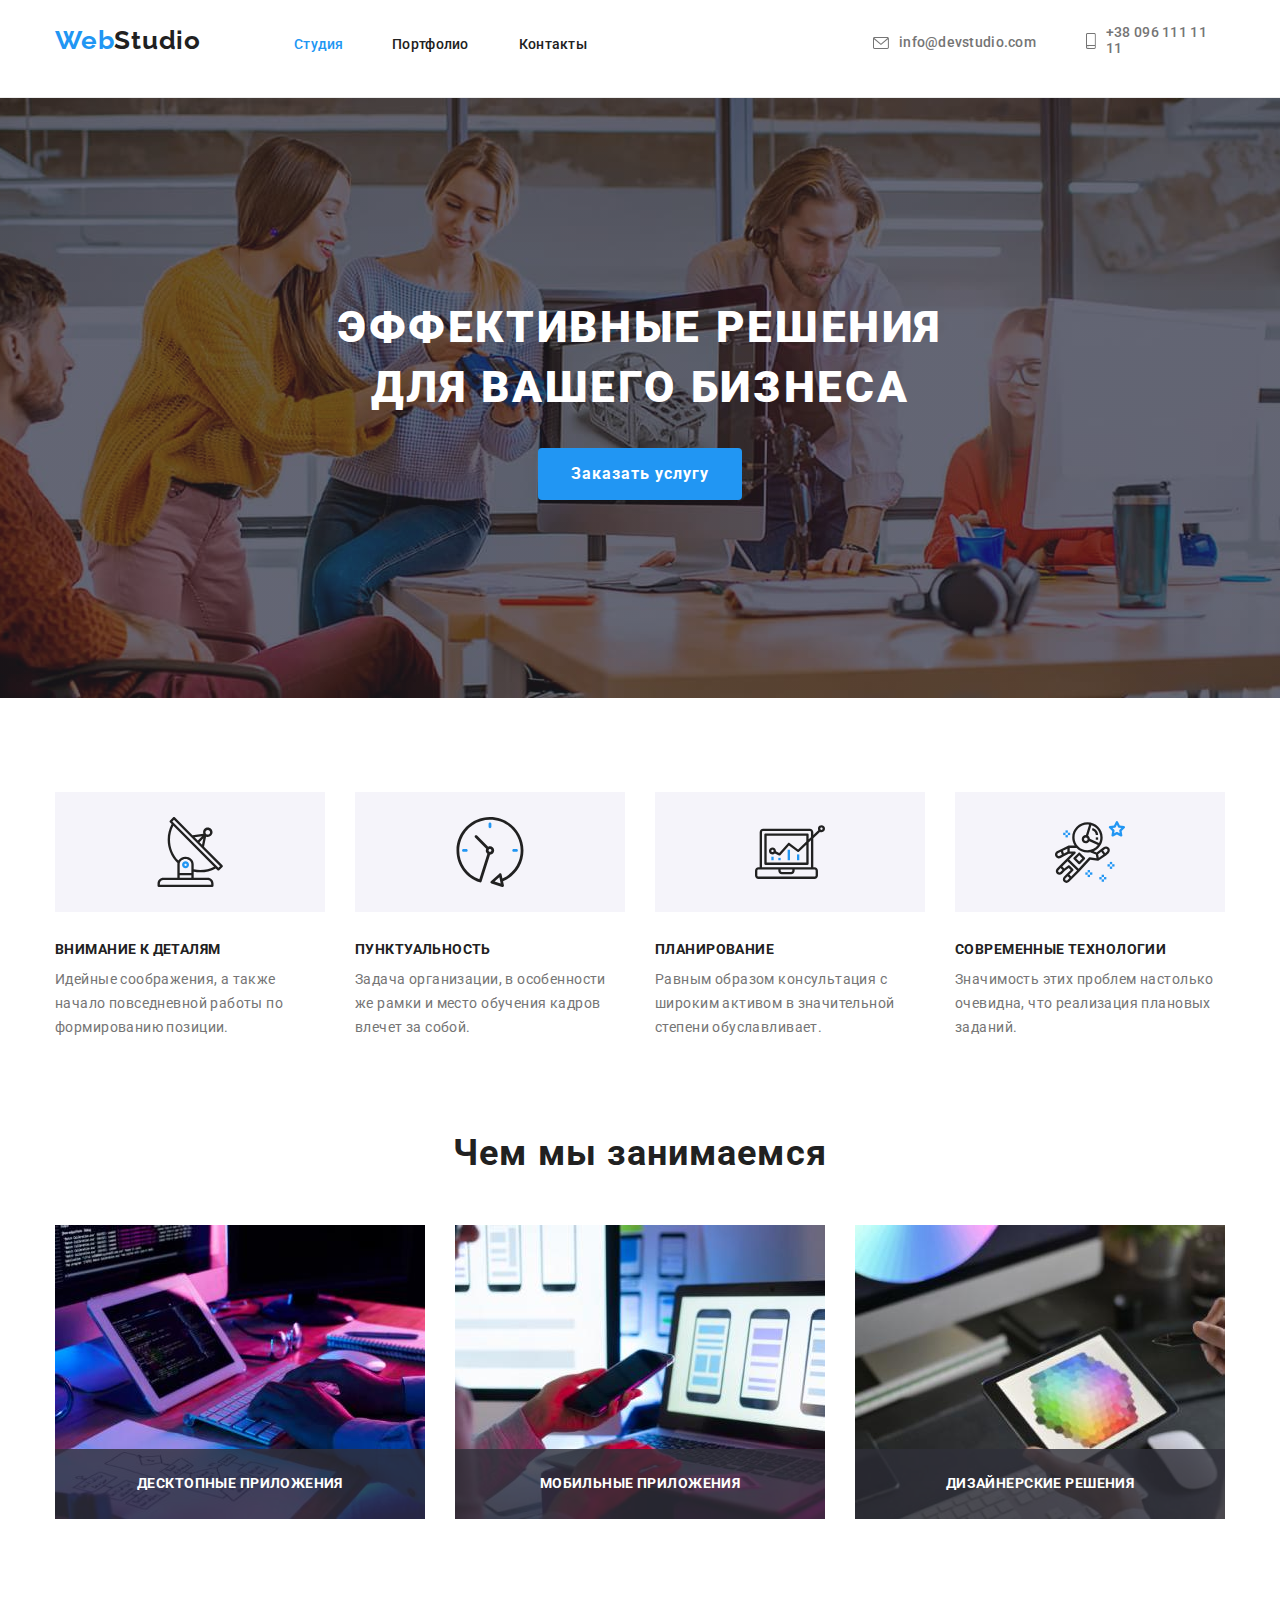
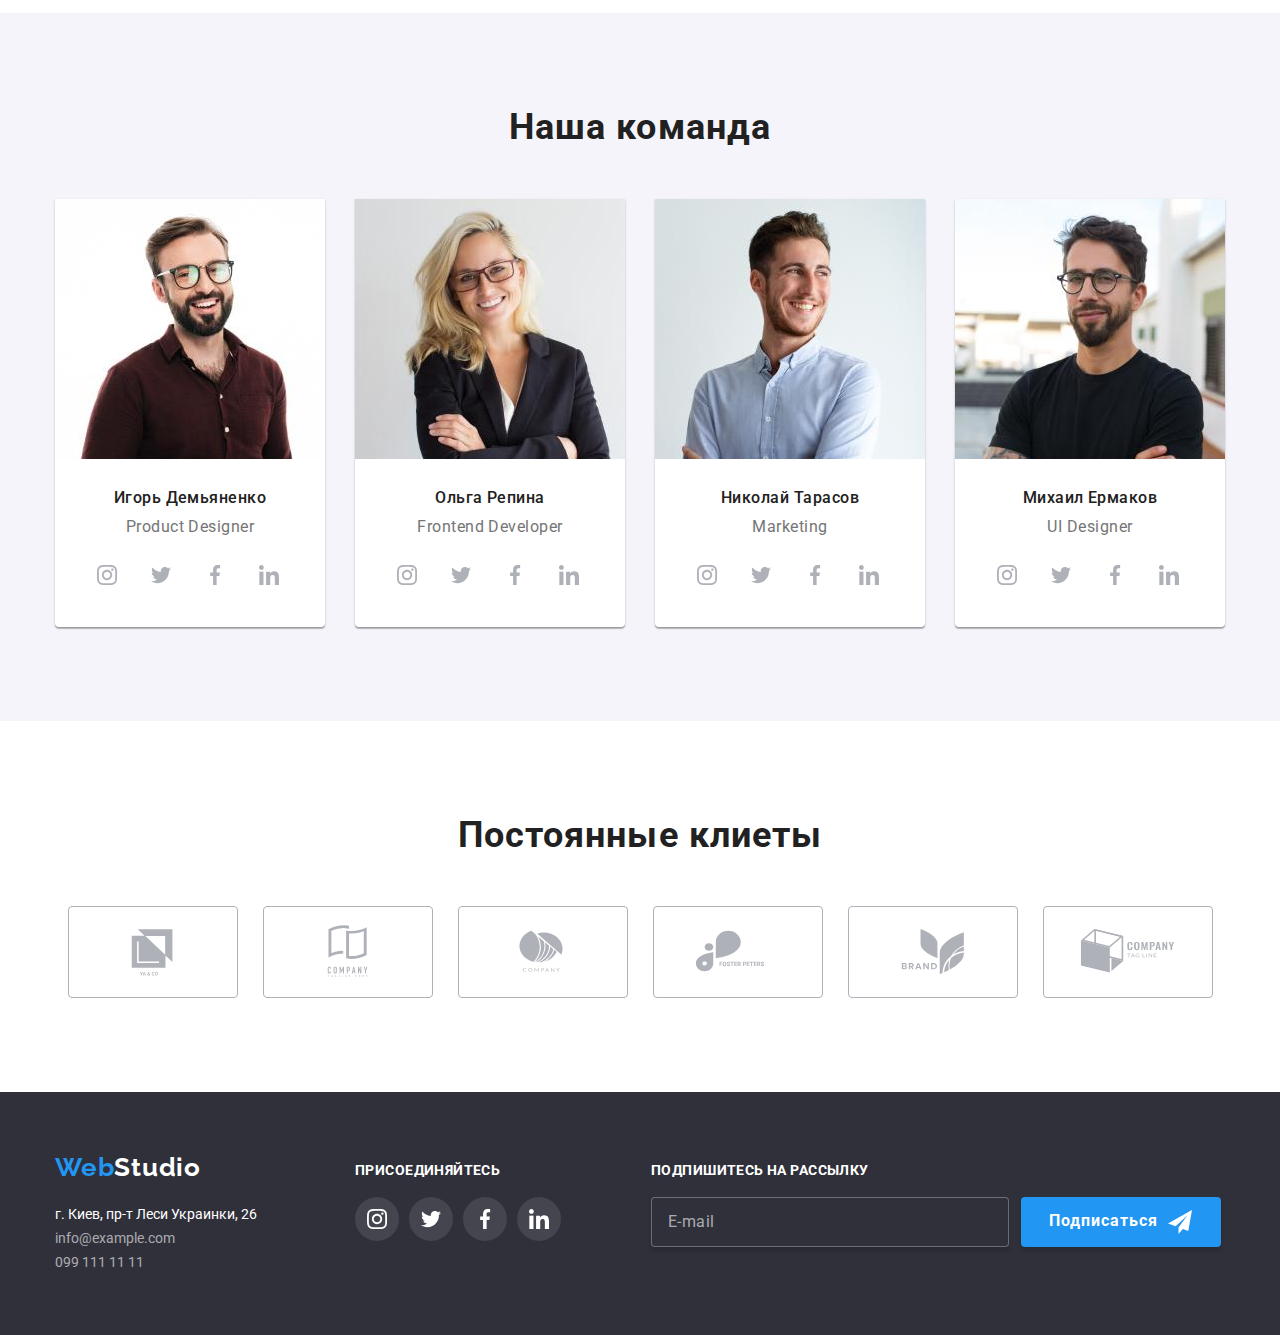
<file: index.html>
<!DOCTYPE html>
<html  lang="ru">
    <head>
    <meta  charset="UTF-8"/>
    <meta  name="description"  content="webstudio create website for business"/>
    <meta  name="viewport"  content="width=device-width, initial-scale=1.0"/> 
    <meta  name="keywords"  content="webstudio"/>
    <title>Webstudio</title>
    <link href="https://fonts.googleapis.com/css2?family=Raleway:wght@700&family=Roboto:wght@400;500;700;900&display=swap"
        rel="stylesheet">
    <link rel="stylesheet" href="https://github.com/sindresorhus/modern-normalize/blob/main/modern-normalize.css">
    <link rel="stylesheet" href="./css/main.css">
    </head>

<body >
    

<!--Header, не забыть  добавить ссылки в навигацию-->

    <header class="header">
        <div class="container header__container">
            <a class="logo" href="./index.html">Web<span class="logo_header">Studio</span></a>
            <nav class="site-nav">
            <ul class="site-list">
                <li><a class="site-list__item active" href="./index.html">Студия</a></li>
                <li><a class="site-list__item " href="./portfolio.html">Портфолио</a></li>
                <li><a class="site-list__item" href="">Контакты</a></li>
            </ul>
            </nav>
            <ul class="connect">
                <li ><a class="site-list__item connect__contact " href="mailto:info@devstudio.com">
                        <svg class="connect__icon_email" width="16" height="12">
                            <use href="./images/icons.svg#icon-envelope">
                            </use>
                        </svg>info@devstudio.com</a></li>
                <li ><a class="site-list__item connect__contact " href="tel:+380961111111">
                        <svg class="connect__icon_phone" width="10" height="16" >
                            <use href="./images/icons.svg#icon-smartphone"></use>
                        </svg><span>+38 096 111 11 11</span></a></li>
            </ul>
        </div>
    </header>

<!--Контент стравницы. 
    заголовок наши качества в CSS  скрыт,
    но для отображения смыслового в браузере остаётся-->

    <main class="main">

<!--Качества компании section1-->

        <section class="section hero hero_background">
                <div class="container hero__container ">
                    <h1 class="hero__title">эффективные решения<br>
                    для вашего бизнеса</h1>
                    <button class="hero__btn_backdrop"  type="button" data-modal-open >Заказать услугу</button>
                    <!-- open modal -->
                        <div class="backdrop is-hidden" data-modal>
                            <div class="modal is-hiden" modal>
                                <button type="button" class="moda__btn_close" data-modal-close>
                                    <svg class="x" width="11" height="11" fill="#000000">
                                        <use href="./images/icons.svg#icon-x"></use>
                                    </svg>
                                </button>
                                <p class="modal__title">Оставте свои данные, мы вам перезвоним</p>
                                <form class="modal__form">
                                    <div class="form__container_name">
                                        <label for="input-name" class="modal__form__label">
                                        Имя
                                        </label>
                                        <input class="modal__form__input" id="input-name" 
                                        name="user-name" placeholder="" type="text" required>
                                        <svg class="modal__form__icon" width="18" height="18">
                                            <use href="./images/icons.svg#icon-person">
                                            </use>
                                        </svg>
                                    </div>
                                    <div class="form__container_tel">
                                        <label for="input-tel" class="modal__form__label">
                                        Телефон
                                        </label>
                                        <input class="modal__form__input" id="input-tel" 
                                        name="user-tel" placeholder="" type="tel" required>
                                        <svg class="modal__form__icon" width="18" height="18">
                                            <use href="./images/icons.svg#icon-phone">
                                            </use>
                                        </svg>
                                    </div>
                                    <div class="form__container_email">
                                        <label for="input-email" class="modal__form__label">
                                        Почта
                                        </label>
                                        <input class="modal__form__input" id="input-email" name="user-email" 
                                        placeholder="" type="email" required>
                                        <svg class="modal__form__icon" width="18" height="18">
                                            <use href="./images/icons.svg#icon-email">
                                            </use>
                                        </svg>
                                    </div>
                                    <div class="form__container_comment">
                                        <label for="modal-text" class="modal__form__label">
                                            Комментарий
                                        </label>
                                        <textarea id="modal-text" class="modal__form__textarea" 
                                        name="user-comment" cols="50" rows="15" placeholder="Введите текст"></textarea>
                                    </div>
                                    <div class="form_container_check">
                                        <input type="checkbox" id="modal-check" class="modal__form__input_check" required>
                                        <label for="modal-check" class="modal__form__label_check">
                                            <span class="modal__form__icon-box_check">
                                                <svg class="modal__form__icon_check" width="16" height="15">
                                                    <use href="./images/icons.svg#icon-check">
                                                    </use>
                                                </svg>
                                            </span>
                                            <p class="form__agreement">Соглашаюсь с рассылкой и принимаю <a class="agreement__link" href="#">Условия договора</a></p>
                                        </label>
                                    </div>
                                    
                                    <button type="submit" class="modal__form__btn_submit">Отправить</button>
                                
                                </form>
                            </div>
                        </div>
                </div>
        </section>

<!-- Hаши качества section2  -->

        <section class="section about">
            <div class="container about__container">
            <h2 class="visually-hidden" > Наши качества</h2>
            <ul class="list about__list">
                <li class="about__list__item">
                    <div class="about__list__container">
                    <svg  class="about__list__icon" width="70" height="70">
                        <use href="./images/icons.svg#icon-dish"></use>
                    </svg>
                    </div>
                    <h3 class="about__list__title">Внимание к деталям</h3>

                    <p class="description about__list__subtitle">Идейные соображения, а также<br>
                        начало повседневной работы по<br>
                        формированию позиции.</p>
                </li>
                <li class="about__list__item">
                    <div class="about__list__container">
                    <svg class="about__list__icon" width="70" height="70">
                        <use href="./images/icons.svg#icon-clock"></use>
                    </svg>
                    </div>
                    <h3 class="about__list__title">Пунктуальность</h3>

                    <p class="description about__list__subtitle">Задача организации, в особенности<br>
                        же рамки и место обучения кадров<br>
                        влечет за собой.</p>
                </li>
                <li class="about__list__item">
                    <div class="about__list__container">
                    <svg class="about__list__icon" width="70" height="70">
                        <use href="./images/icons.svg#icon-laptop"></use>
                    </svg>
                    </div>
                    <h3 class="about__list__title">Планирование</h3>

                    <p class="description about__list__subtitle">Равным образом консультация с<br>
                        широким активом в значительной<br>
                        степени обуславливает.</p>
                </li>
                <li class="about__list__item">
                    <div class="about__list__container">
                    <svg class="about__list__icon" width="70" height="70">
                        <use href="./images/icons.svg#icon-astronaut"></use>
                    </svg>
                    </div>
                    <h3 class="about__list__title">Современные технологии</h3>
                    <p class="description about__list__subtitle">Значимость этих проблем настолько<br>
                        очевидна, что реализация плановых<br>
                        заданий.</p>
                </li>
            </ul>
            </div>
        </section>

<!--Опичание услуг section3 -->

        <section class="section trades">
            <div class="container trades__container">
            <h2 class="trades__title">Чем мы занимаемся</h2>
            <ul class="list trades__list">
                <li class="trades__list__item">
                    <div class="trade__list__container">
                        <img class="trades__img" src="./images/1.jpg"  alt="руки печатают код для веб сайта" 
                        width="370" height="294"/>
                        <p class="trades__list__subtitle">Десктопные приложения</p>
                    </div>
                </li>
                <li class="trades__list__item">
                    <div class="trade__list__container">
                        <img class="trades__img" src="./images/2.jpg"  alt="одна рука держит телефон,вторая печатает на ноутбуке"
                        width="370" height="294"/>
                        <p class=" trades__list__subtitle">мобильные приложения</p>
                    </div>
                </li>
                <li class="trades__list__item">
                    <div class="trade__list__container">
                        <img class="trades__img" src="./images/3.jpg"  alt="руки рисуют на планшете с помощью ручки" 
                        width="370" height="294"/>
                        <p class=" trades__list__subtitle">дизайнерские решения</p>
                    </div>
                </li>
            </ul>
            </div>
        </section>

<!--Команда с фото и описанием section4   -->

        <section class="section team">
            <div class="container team__container">
            <h2 class="team__title">Наша команда</h2>
            <ul class="list team__list">
                <li  class="team__list__item">
                    <img src="./images/4.jpg"  alt="Игорь Демьяненко" width="270" height="260"/>
                    <div class="team__list__item__container">
                        <h3 class="team__list__title">Игорь Демьяненко</h3>
                        <p class="team__list__subtitle" lang="en">Product Designer</p>
                        <ul class="list team__list__sublist">
                            <li class="team__sublist__item"><a href="#" class="team__sublist__link">
                                    <svg class="team__sublist__icon" width="20" height="20" >
                                    <use href="./images/icons.svg#icon-instagram1"></use>
                                    </svg>
                                </a></li>
                            <li class="team__sublist__item"><a href="#" class="team__sublist__link">
                                    <svg class="team__sublist__icon" width="20" height="20">
                                    <use href="./images/icons.svg#icon-twit1"></use>
                                    </svg>
                                </a></li>
                            <li class="team__sublist__item"><a href="#" class="team__sublist__link">
                                    <svg class="team__sublist__icon" width="20" height="20">
                                    <use href="./images/icons.svg#icon-fb1"></use>
                                    </svg>
                                </a></li>
                            <li class="team__sublist__item"><a href="#" class="team__sublist__link">
                                    <svg class="team__sublist__icon" width="20" height="20">
                                    <use href="./images/icons.svg#icon-linkedin1"></use>
                                    </svg>
                                </a>
                            </li>
                        </ul>
                    </div>
                </li>
                <li class="team__list__item">
                    <img src="./images/5.jpg" alt="Ольга Репина" width="270" height="260" />
                    <div class="team__list__item__container">
                        <h3 class="team__list__title">Ольга Репина</h3>
                        <p class="team__list__subtitle" lang="en">Frontend Developer</p>
                        <ul class="list team__list__sublist">
                            <li class="team__sublist__item"><a href="#" class="team__sublist__link">
                                    <svg class="team__sublist__icon" width="20" height="20">
                                        <use href="./images/icons.svg#icon-instagram1"></use>
                                    </svg>
                                </a></li>
                            <li class="team__sublist__item"><a href="#" class="team__sublist__link">
                                    <svg class="team__sublist__icon" width="20" height="20">
                                        <use href="./images/icons.svg#icon-twit1"></use>
                                    </svg>
                                </a></li>
                            <li class="team__sublist__item"><a href="#" class="team__sublist__link">
                                    <svg class="team__sublist__icon" width="20" height="20">
                                        <use href="./images/icons.svg#icon-fb1"></use>
                                    </svg>
                                </a></li>
                            <li class="team__sublist__item"><a href="#" class="team__sublist__link">
                                    <svg class="team__sublist__icon" width="20" height="20">
                                        <use href="./images/icons.svg#icon-linkedin1"></use>
                                    </svg>
                                </a>
                            </li>
                        </ul>
                    </div>
                </li>
                <li class="team__list__item">
                    <img src="./images/6.jpg" alt="Николай Тарасов" width="270" height="260" />
                    <div class="team__list__item__container">
                        <h3  class="team__list__title">Николай Тарасов</h3>
                        <p class="team__list__subtitle" lang="en">Marketing</p>
                        <ul class="team__list__sublist">
                            <li class="team__sublist__item"><a href="#" class="team__sublist__link">
                                    <svg class="team__sublist__icon" width="20" height="20">
                                        <use href="./images/icons.svg#icon-instagram1"></use>
                                    </svg>
                                </a></li>
                            <li class="team__sublist__item"><a href="#" class="team__sublist__link">
                                    <svg class="team__sublist__icon" width="20" height="20">
                                        <use href="./images/icons.svg#icon-twit1"></use>
                                    </svg>
                                </a></li>
                            <li class="team__sublist__item"><a href="#" class="team__sublist__link">
                                    <svg class="team__sublist__icon" width="20" height="20">
                                        <use href="./images/icons.svg#icon-fb1"></use>
                                    </svg>
                                </a></li>
                            <li class="team__sublist__item"><a href="#" class="team__sublist__link">
                                    <svg class="team__sublist__icon" width="20" height="20">
                                        <use href="./images/icons.svg#icon-linkedin1"></use>
                                    </svg>
                                </a>
                            </li>
                        </ul>
                    </div>
                </li>
                <li class="team__list__item">
                    <img src="./images/7.jpg" alt="Михаил Ермаков" width="270" height="260" />
                    <div class="team__list__item__container">
                        <h3 class="team__list__title">Михаил Ермаков</h3>
                        <p class="team__list__subtitle" lang="en">UI Designer</p>
                        <ul class="list team__list__sublist">
                            <li class="team__sublist__item"><a href="#" class="team__sublist__link">
                                    <svg class="team__sublist__icon" width="20" height="20">
                                        <use href="./images/icons.svg#icon-instagram1"></use>
                                    </svg>
                                </a></li>
                            <li class="team__sublist__item"><a href="#" class="team__sublist__link">
                                    <svg class="team__sublist__icon" width="20" height="20">
                                        <use href="./images/icons.svg#icon-twit1"></use>
                                    </svg>
                                </a></li>
                            <li class="team__sublist__item"><a href="#" class="team__sublist__link">
                                    <svg class="team__sublist__icon" width="20" height="20">
                                        <use href="./images/icons.svg#icon-fb1"></use>
                                    </svg>
                                </a></li>
                            <li class="team__sublist__item"><a href="#" class="team__sublist__link">
                                    <svg class="team__sublist__icon" width="20" height="20">
                                        <use href="./images/icons.svg#icon-linkedin1"></use>
                                    </svg>
                                </a>
                            </li>
                        </ul>
                    </div>
                </li>
            </ul>
            </div>
        </section>

<!-- Clients section5 -->

        <section class="section clients">
            <div class="container clients__container">
                <h2 class="clients__title"> Постоянные клиеты</h2>
                <ul class="list clients__list">
                    <li  class="clients__list__item"><a href="#" class="clients__link">
                            <svg width="106" height="60" class="client__icon">
                            <use href="./images/icons.svg#icon-client1">
                            </use>
                            </svg>
                        </a></li>
                    <li class="clients__list__item"><a href="#" class="clients__link">
                            <svg width="106" height="60" class="client__icon">
                            <use href="./images/icons.svg#icon-client2">
                            </use>
                            </svg>
                        </a></li>
                    <li class="clients__list__item"><a href="#" class="clients__link">
                            <svg width="106" height="60" class="client__icon">
                            <use href="./images/icons.svg#icon-client3">
                            </use>
                            </svg>
                        </a></li>
                    <li class="clients__list__item"><a href="#" class="clients__link">
                            <svg width="106" height="60" class="client__icon">
                            <use href="./images/icons.svg#icon-client4">
                            </use>
                            </svg>
                        </a></li>
                    <li class="clients__list__item"><a href="#" class="clients__link">
                            <svg width="106" height="60" class="client__icon">
                            <use href="./images/icons.svg#icon-client5">
                            </use>
                            </svg>
                        </a></li>
                    <li  class="clients__list__item"><a href="#" class="clients__link">
                            <svg width="106" height="60" class="client__icon">
                            <use href="./images/icons.svg#icon-client6">
                            </use>
                            </svg>
                        </a>
                    </li>
                </ul>
            </div>       
        </section>

    </main>

<!--Футер с адресами и лого-->

    <footer class="footer">
        <div class="container footer__container" >
            <div class="footer__subcontainer_address">
                <a class="logo" href="./index.html">Web<span class="logo_footer">Studio</span> </a>
                <address class="footer__address">
                    <ul class="footer__address__list">
                        <li class="address__list__item"> 
                            <a class="address__list__link" href="https://www.google.com/maps/place/Lesi+Ukrainky+Blvd,+26,+Kyiv,+Ukraine,+02000/@50.4269006,30.5400176,16.75z/data=!4m5!3m4!1s0x40d4cf0e033ecbe9:0x57a4dffefec77da0!8m2!3d50.4265807!4d30.5383858">
                            г. Киев, пр-т Леси Украинки, 26</a>
                        </li>
                        <li class="address__list__item">
                            <a class="address__list__link footer-contact"  href="mailto:info@example.com">info@example.com</a>
                        </li>
                        <li class="address__list__item">
                            <a class="address__list__link footer-contact" href="tel:0991111111">099 111 11 11</a>
                        </li>
                    </ul>
                </address>
            </div>
            <div class="footer__subcontainer_sociallink">
                <h3 class="footer__title_sociallink">присоединяйтесь</h3>
                <ul class="list footer__list_sociallinks">
                    <li class="footer-list__item" ><a href="#" class="footer-list__link">
                            <svg width="20" height="20"> 
                            <use href="./images/icons.svg#icon-instagram2"></use> </svg>
                        </a></li>
                    <li class="footer-list__item"><a href="#" class="footer-list__link">
                            <svg width="20" height="20">
                            <use href="./images/icons.svg#icon-twit2"></use>
                            </svg>
                        </a></li>
                    <li class="footer-list__item"> <a href="#" class="footer-list__link">
                            <svg width="20" height="20">
                            <use href="./images/icons.svg#icon-fb2"></use>
                            </svg>
                        </a></li>
                    <li class="footer-list__item"><a href="#" class="footer-list__link">
                            <svg width="20" height="20">
                            <use href="./images/icons.svg#icon-linkedin2"></use>
                            </svg>
                        </a></li>
                </ul>
            </div>
            <div class="footer__subcontainer_form">
                <h3 class="footer__title_form">
                    подпишитесь на рассылку </h3>
                <form class="footer__form" >
                        <label  class="footer__form__label">
                            <input  type="email" name="email" class="footer__input" placeholder="E-mail"/>
                        </label>
                        <button  type="submit" class="footer__btn">
                            <div class="footer__btn__container">
                            <span>подписаться</span>
                            <svg width="24" height="24" class="footer__icon">
                            <use  href="./images/icons.svg#icon-subsciption"></use>
                            </svg>
                            </div>
                        </button>
                </form>
            </div>
        </div>
    </footer>
    <script src="./js/modal.js"></script>
</body>
</html>
</file>
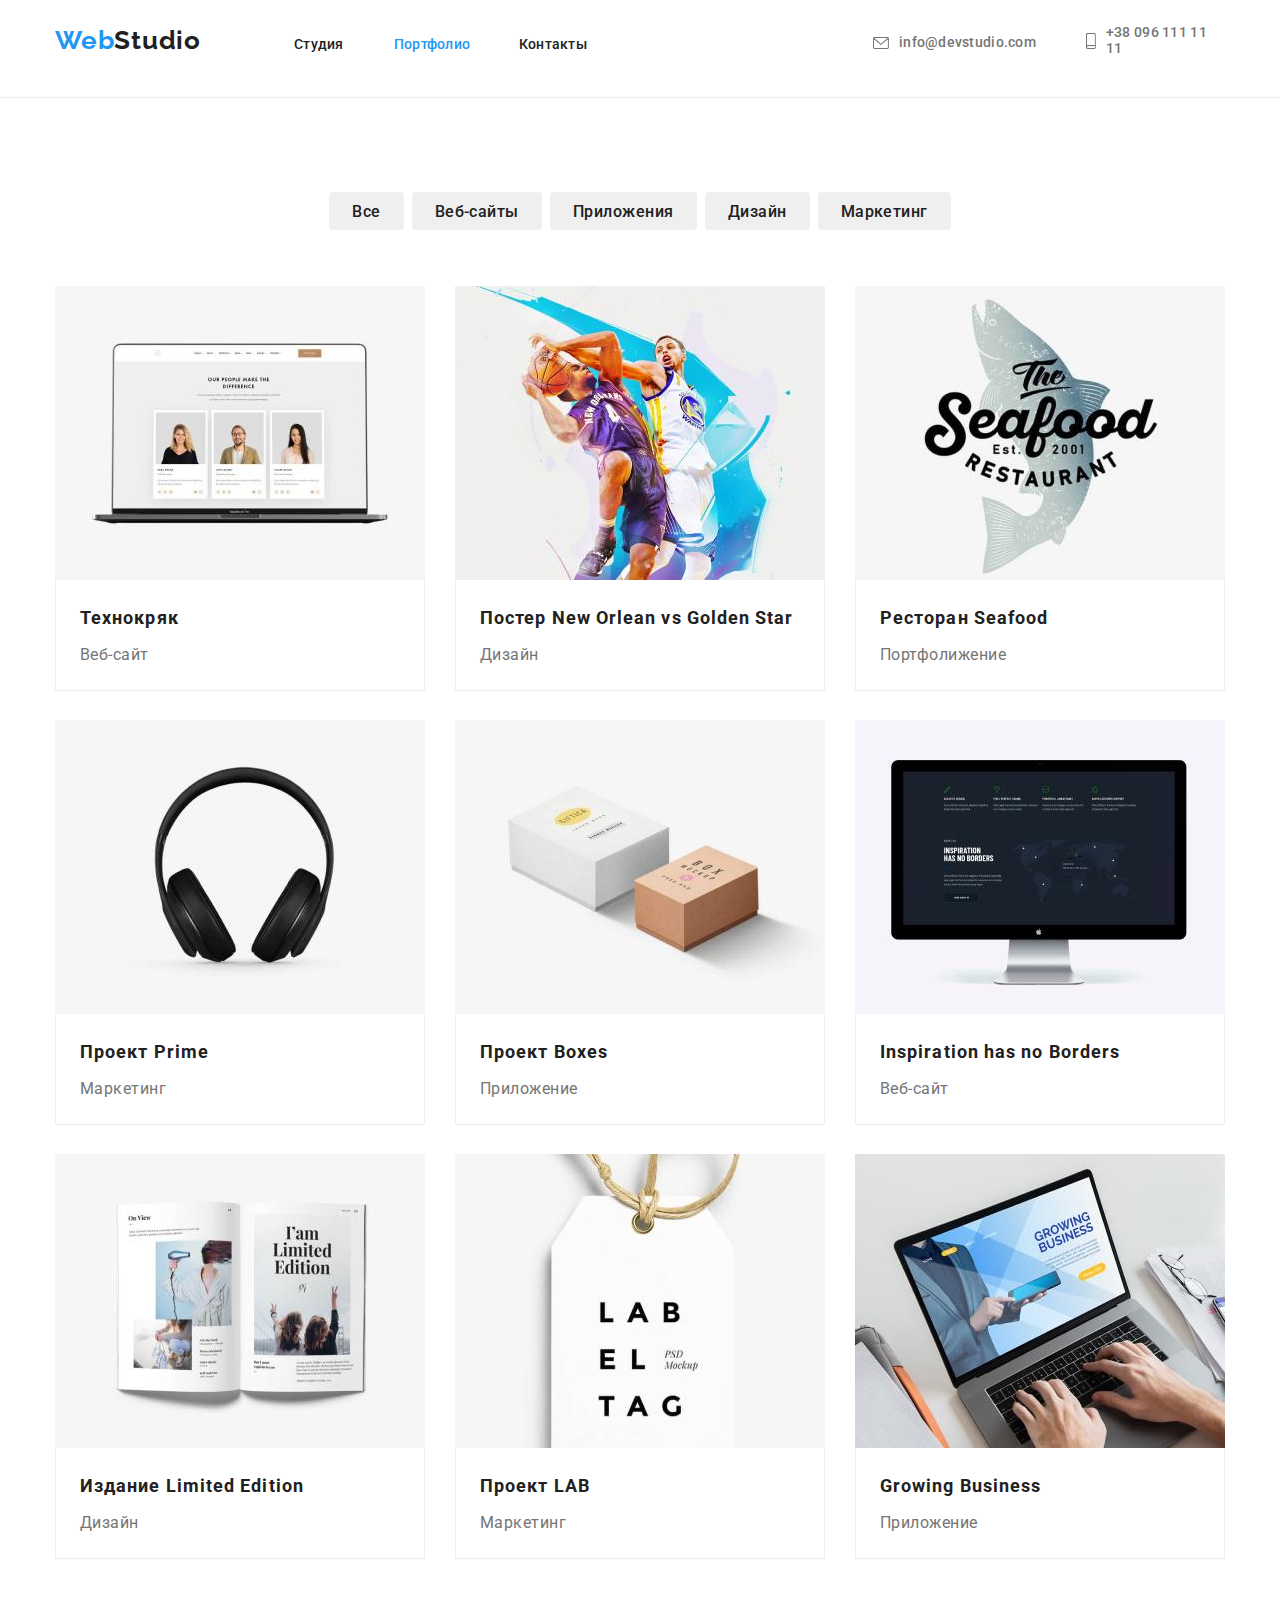
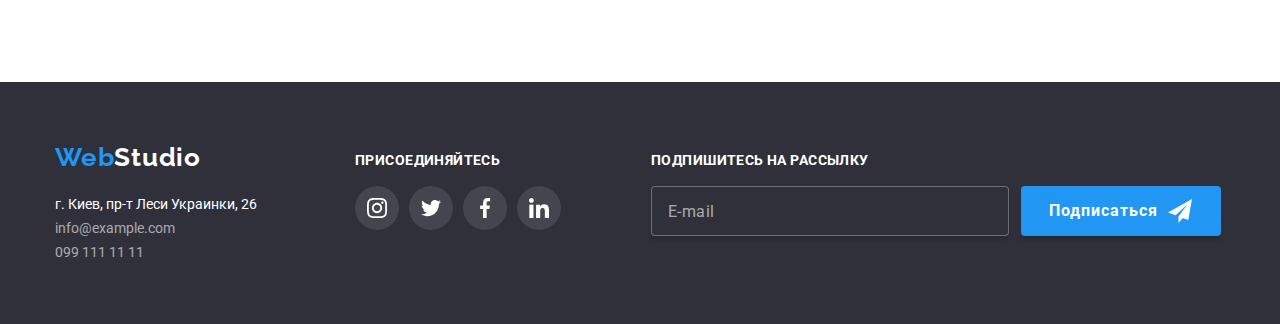
<file: portfolio.html>
<!DOCTYPE html>
<html lang="en">

<head>
    <meta charset="UTF-8">
    <meta http-equiv="X-UA-Compatible" content="IE=edge">
    <meta name="description" content="webstudio create website for business" />
    <meta name="viewport" content="width=device-width, initial-scale=1.0">
    <title>Webstudio</title>
    <link
        href="https://fonts.googleapis.com/css2?family=Raleway:wght@700&family=Roboto:wght@400;500;700;900&display=swap"
        rel="stylesheet">
    <link rel="stylesheet" href="https://github.com/sindresorhus/modern-normalize/blob/main/modern-normalize.css">
    <link rel="stylesheet" href="./css/main.min.css">
</head>

<body>

    <!-- Header  такой же как на главной странице
Добавить ссылки в навигацию-->

    <header class="header">
        <div class="container header__container">
            <a class="logo" href="./index.html">Web<span class="logo_header">Studio</span></a>
            <nav class="site-nav">
                <ul class="site-list">
                    <li><a class="site-list__item " href="./index.html">Студия</a></li>
                    <li><a class="site-list__item active" href="./portfolio.html">Портфолио</a></li>
                    <li><a class="site-list__item" href="">Контакты</a></li>
                </ul>
            </nav>
            <ul class="connect">
                <li><a class="site-list__item connect__contact " href="mailto:info@devstudio.com">
                        <svg class="connect__icon_email" width="16" height="12">
                            <use href="./images/icons.svg#icon-envelope">
                            </use>
                        </svg>info@devstudio.com</a></li>
                <li><a class="site-list__item connect__contact " href="tel:+380961111111">
                        <svg class="connect__icon_phone" width="10" height="16">
                            <use href="./images/icons.svg#icon-smartphone"></use>
                        </svg>+38 096 111 11 11</a></li>
            </ul>
        </div>
    </header>
    <!--основной контент-->

    <main class="main">

        <!--кнопки фильтры-->

        <section class="section portfolio">
            <div class="container portfolio__container">
                <ul class="list portfolio__list_btn">
                    <li class="portfolio__list__item">
                        <button class="portfolio__btn" type="button">Все</button>
                    </li>
                    <li class="portfolio__list__item">
                        <button class="portfolio__btn web" type="button">Веб-сайты</button>
                    </li>
                    <li class="portfolio__list__item">
                        <button class="portfolio__btn" type="button">Приложения</button>
                    </li>
                    <li class="portfolio__list__item">
                        <button class="portfolio__btn" type="button">Дизайн</button>
                    </li>
                    <li class="portfolio__list__item">
                        <button class="portfolio__btn" type="button">Маркетинг</button>
                    </li>
                </ul>

                <!--Картинки проэктов с подписями-->

                <ul class="list portfolio__grid">
                    <li class="portfolio__grid__item">
                        <div class="grid__item__comtainer_img">
                            <img class="grid__img" src="./images/8.jpg" alt="открытый ноутбук с профайлами 3х людей"
                                width="370" height="294">
                            <div class="grid__overlay">
                                <p  class="grid__overlay__title">Технокряк это современная площадка распространения коронавируса.
                                    Компании используют эту платформу для цифрового
                                    шпионажа и атак на защищённые сервера конкурентов.
                                </p>
                            </div>
                        </div>
                        <div class="grid__item__description">
                            <h2 class="grid__item__title">Технокряк</h2>
                            <p class="description grid__item__subtitle">Веб-сайт</p>
                        </div>
                    </li>
                    <li class="portfolio__grid__item">
                        <div class="grid__item__comtainer_img">
                            <img class="grid__img" src="./images/9.jpg" alt="два баскедболиста с мячем" width="370" height="294">
                            <div class="grid__overlay">
                                <p class="grid__overlay__title">

                                </p>
                            </div>
                        </div>
                        <div class="grid__item__description">
                            <h2 class="grid__item__title"> Постер New Orlean vs Golden Star</h2>
                            <p class="description grid__item__subtitle">Дизайн</p>
                        </div>
                    </li>
                    <li class="portfolio__grid__item">
                        <div class="grid__item__comtainer_img">
                            <img class="grid__img" src="./images/10.jpg" alt="рыба" width="370" height="294">
                            <div class="grid__overlay">
                                <p class="grid__overlay__title">

                                </p>
                            </div>
                        </div>
                        <div class="grid__item__description">
                            <h2 class="grid__item__title"> Ресторан Seafood</h2>
                            <p class="description grid__item__subtitle">Портфолижение</p>
                        </div>
                    </li>
                    <li class="portfolio__grid__item">
                        <div class="grid__item__comtainer_img">
                            <img class="grid__img" src="./images/11.jpg" alt="наушники" width="370" height="294">
                            <div class="grid__overlay">
                                <p class="grid__overlay__title">

                                </p>
                            </div>
                        </div>
                        <div class="grid__item__description">
                            <h2 class="grid__item__title">Проект Prime</h2>
                            <p class="description grid__item__subtitle">Маркетинг</p>
                        </div>
                    </li>
                    <li class="portfolio__grid__item">
                        <div class="grid__item__comtainer_img">
                            <img class="grid__img" src="./images/12.jpg" alt="две коробки" width="370" height="294">
                            <div class="grid__overlay">
                                <p class="grid__overlay__title">

                                </p>
                            </div>
                        </div>
                        <div class="grid__item__description">
                            <h2 class="grid__item__title">Проект Boxes</h2>
                            <p class="description grid__item__subtitle"> Приложение</p>
                        </div>
                    </li>
                    <li class="portfolio__grid__item">
                        <div class="grid__item__comtainer_img">
                            <img  class="grid__img" src="./images/13.jpg" alt="монитор компьютера" width="370" height="294">
                            <div class="grid__overlay">
                                <p class="grid__overlay__title">

                                </p>
                            </div>
                        </div>
                        <div class="grid__item__description">
                            <h2 class="grid__item__title">Inspiration has no Borders</h2>
                            <p class="description grid__item__subtitle">Веб-сайт</p>
                        </div>
                    </li>
                    <li class="portfolio__grid__item">
                        <div class="grid__item__comtainer_img">
                            <img  class="grid__img" src="./images/14.jpg" alt="открытая книга" width="370" height="294">
                            <div class="grid__overlay">
                                <p class="grid__overlay__title">

                                </p>
                            </div>
                        </div>
                        <div class="grid__item__description">
                            <h2 class="grid__item__title">Издание Limited Edition</h2>
                            <p class="description grid__item__subtitle">Дизайн</p>
                        </div>
                    </li>
                    <li class="portfolio__grid__item">
                        <div class="grid__item__comtainer_img">
                            <img class="grid__img" src="./images/15.jpg" alt="этикетка" width="370" height="294">
                            <div class="grid__overlay">
                                <p class="grid__overlay__title">

                                </p>
                            </div>
                        </div>
                        <div class="grid__item__description">
                            <h2 class="grid__item__title">Проект LAB</h2>
                            <p class="description grid__item__subtitle">Маркетинг</p>
                        </div>
                    </li>
                    <li class="portfolio__grid__item">
                        <div class="grid__item__comtainer_img">
                            <img class="grid__img" src="./images/16.jpg" alt="руки печатают на ноутбуке" width="370" height="294">
                            <div class="grid__overlay">
                                <p class="grid__overlay__title">

                                </p>
                            </div>
                        </div>
                        <div class="grid__item__description">
                            <h2 class="grid__item__title">Growing Business</h2>
                            <p class="description grid__item__subtitle">Приложение</p>
                        </div>
                    </li>
                </ul>
            </div>
        </section>
    </main>

    <!--футер, такой же как и на главной стрице-->

    <footer class="footer">
        <div class="container footer__container">
            <div class="footer__subcontainer_address">
                <a class="logo" href="./index.html">Web<span class="logo_footer">Studio</span> </a>
                <address class="footer__addresss">
                    <ul class="footer__address__list">
                        <li class="address__list__item">
                            <a class="address__list__link"
                                href="https://www.google.com/maps/place/Lesi+Ukrainky+Blvd,+26,+Kyiv,+Ukraine,+02000/@50.4269006,30.5400176,16.75z/data=!4m5!3m4!1s0x40d4cf0e033ecbe9:0x57a4dffefec77da0!8m2!3d50.4265807!4d30.5383858">
                                г. Киев, пр-т Леси Украинки, 26</a>
                        </li>
                        <li class="address__list__item">
                            <a class="address__list__link footer-contact" href="mailto:info@example.com">info@example.com</a>
                        </li>
                        <li class="address__list__item">
                            <a class="address__list__link footer-contact" href="tel:0991111111">099 111 11 11</a>
                        </li>
                    </ul>
                </address>
            </div>
            <div class="footer__subcontainer_sociallink">
                <h3 class="footer__title_sociallink">присоединяйтесь</h3>
                <ul class="list footer__list_sociallinks">
                    <li class="footer-list__item"><a href="#" class="footer-list__link">
                            <svg width="20" height="20">
                                <use href="./images/icons.svg#icon-instagram2"></use>
                            </svg>
                        </a></li>
                    <li class="footer-list__item"><a href="#" class="footer-list__link">
                            <svg width="20" height="20">
                                <use href="./images/icons.svg#icon-twit2"></use>
                            </svg>
                        </a></li>
                    <li class="footer-list__item"><a href="#" class="footer-list__link">
                            <svg width="20" height="20">
                                <use href="./images/icons.svg#icon-fb2"></use>
                            </svg>
                        </a></li>
                    <li class="footer-list__item"><a href="#" class="footer-list__link">
                            <svg width="20" height="20">
                                <use href="./images/icons.svg#icon-linkedin2"></use>
                            </svg>
                        </a></li>
                </ul>
            </div>
            <div class="footer__subcontainer_form">
                <h3 class="footer__title_form">
                    подпишитесь на рассылку </h3>
                <form class="footer__form">
                    <label class="footer__form__label">
                        <input type="email" name="email" class="footer__input" placeholder="E-mail" />
                    </label>
                    <button type="submit" class="footer__btn">
                        <div class="footer__btn__container">
                            <span>подписаться</span>
                            <svg width="24" height="24" class="footer__icon">
                                <use href="./images/icons.svg#icon-subsciption"></use>
                            </svg>
                        </div>
                    </button>
                </form>
            </div>
        </div>
    </footer>
    <script src="./js/modal.js"></script>
</body>

</html>
</file>
<file: css/main.css>
html {
  box-sizing: border-box;
}

*,
*::before,
*::after {
  box-sizing: inherit;
}

h1,
h2,
h3,
h4,
h5,
h6,
p,
ul {
  margin: 0 auto;
}

img {
  display: block;
}

.visually-hidden {
  position: absolute;
  width: 1px;
  height: 1px;
  margin: -1px;
  border: 0;
  padding: 0;
  white-space: nowrap;
  clip-path: inset(100%);
  clip: rect(0 0 0 0);
  overflow: hidden;
}

.list {
  list-style-type: none;
  display: flex;
  flex-direction: row;
  margin: 0 auto;
}

.main {
  margin: 0 auto;
  padding: 0;
  height: auto;
  display: block;
}

body {
  color: var(--primary-text-color);
  font-family: 'Roboto',sans-serif;
  margin: 0 auto;
  height: auto;
}

.container {
  width: 1200px;
  padding-left: 15px;
  padding-right: 15px;
  margin: 0 auto;
}

.section {
  padding: 94px 0;
  margin: 0 auto;
  height: auto;
}

.visually-hidden {
  position: absolute;
  width: 1px;
  height: 1px;
  margin: -1px;
  border: 0;
  padding: 0;
  white-space: nowrap;
  clip-path: inset(100%);
  clip: rect(0 0 0 0);
  overflow: hidden;
}

.list {
  list-style-type: none;
  display: flex;
  flex-direction: row;
  margin: 0 auto;
}

.description {
  color: var(--secondary-text-color);
  font-weight: 400;
}

.main {
  margin: 0 auto;
  padding: 0;
  height: auto;
  display: block;
}

.is-hidden {
  pointer-events: none;
  visibility: hidden;
  opacity: 0;
}

.portfolio {
  background-color: var(--primary-white-color);
  height: auto;
  margin: 0 auto;
  display: block;
}

.portfolio__container {
  margin: 0 auto;
}

.logo {
  color: var(--accent-color);
  font-size: 26px;
  line-height: 1.19;
  font-weight: 700;
  letter-spacing: 0.03em;
  font-family: 'Raleway', sans-serif;
  text-decoration: none;
  margin-right: 93px;
}

.logo_header {
  color: var(--primary-text-color);
}

.logo_footer {
  color: var(--primary-white-color);
}

.hero__btn_backdrop {
  font-family: inherit;
  font-weight: bold;
  font-size: 16px;
  line-height: 1.87;
  letter-spacing: 0.06em;
  color: var(--primary-white-color);
  background-color: var(--accent-color);
  text-align: center;
  cursor: pointer;
  border: 1px solid transparent;
  border-radius: 4px;
  min-width: 200px;
  margin: 0px auto;
  padding-top: 10px;
  padding-bottom: 10px;
  padding-left: 32px;
  padding-right: 32px;
}

.moda__btn_close {
  position: absolute;
  top: 8px;
  right: 8px;
  width: 30px;
  height: 30px;
  display: flex;
  justify-content: center;
  align-items: center;
  border: 1px solid rgba(0, 0, 0, 0.1);
  border-radius: 50%;
  background-color: white;
  transition-duration: 250ms;
  transition-timing-function: cubic-bezier(0.4, 0, 0.2, 1);
}

.moda__btn_close:hover,
.moda__btn_close:hover svg {
  cursor: pointer;
}

.modal__form__btn_submit {
  display: flex;
  justify-content: center;
  align-items: center;
  cursor: pointer;
  height: 50px;
  width: 200px;
  padding: 10px 55px;
  font-family: 'Roboto', sans-serif;
  font-weight: 700;
  line-height: 1.87;
  font-size: 16px;
  letter-spacing: 0.06em;
  -webkit-text-size-adjust: 100%;
  background-color: var(--accent-color);
  color: var(--primary-white-color);
  margin: 30px 123px auto;
  border-radius: 4px;
  border: transparent;
  box-shadow: 0 4px 4px 0 rgba(0, 0, 0, 0.15);
}

.footer__btn {
  display: flex;
  flex-direction: row;
  margin: 0 auto;
  padding: 10px 28px;
  font-family: 'Roboto',sans-serif;
  font-weight: 700;
  font-size: 16px;
  line-height: 0.53;
  letter-spacing: 0.06em;
  text-transform: capitalize;
  color: var(--primary-white-color);
  background-color: var(--accent-color);
  height: 50px;
  min-width: 200px;
  cursor: pointer;
  border: transparent;
  border-radius: 4px;
  box-shadow: 0 4px 4px 0 rgba(0, 0, 0, 0.15);
  transition-duration: 250ms;
  transition-timing-function: cubic-bezier(0.4, 0, 0.2, 1);
}

.footer__btn__container {
  display: flex;
  flex-direction: row;
  justify-content: flex-start;
  align-items: center;
}

.footer__btn__container .footer__icon {
  height: 24px;
  width: 24px;
  margin-left: 10px;
  padding: 0;
}

.portfolio__list_btn {
  padding: 0;
  display: flex;
  flex-direction: row;
  justify-content: center;
  margin-bottom: 56px;
}

.portfolio__list_btn .portfolio__list__item:not(:last-of-type) {
  padding-right: 8px;
}

.portfolio__btn {
  font-family: inherit;
  font-weight: 500;
  font-size: 16px;
  line-height: 1.6;
  letter-spacing: 0.03em;
  color: var(--primary-text-color);
  border: 1px solid transparent;
  text-align: center;
  border-radius: 4px;
  height: 38px;
  min-width: 73px;
  padding: 6px 22px;
  transition-duration: 250ms;
  transition-timing-function: cubic-bezier(0.4, 0, 0.2, 1);
}

.portfolio__btn:hover,
.portfolio__btn:focus,
.portfolio__btn:active {
  background-color: var(--accent-color);
  color: var(--primary-white-color);
  box-shadow: 0 2px 2px 0 rgba(0, 0, 0, 0.12), 0 1px 2px 0 rgba(0, 0, 0, 0.08), 0 3px 1px 0 rgba(0, 0, 0, 0.01);
}

.portfolio__list_btn {
  padding: 0;
  display: flex;
  flex-direction: row;
  justify-content: center;
  margin-bottom: 56px;
}

.portfolio__list_btn .portfolio__list__item:not(:last-of-type) {
  padding-right: 8px;
}

.portfolio__btn {
  font-family: inherit;
  font-weight: 500;
  font-size: 16px;
  line-height: 1.6;
  letter-spacing: 0.03em;
  color: var(--primary-text-color);
  border: 1px solid transparent;
  text-align: center;
  border-radius: 4px;
  height: 38px;
  min-width: 73px;
  padding: 6px 22px;
  transition-duration: 250ms;
  transition-timing-function: cubic-bezier(0.4, 0, 0.2, 1);
}

.portfolio__btn:hover, .portfolio__btn:focus, .portfolio__btn:active {
  background-color: var(--accent-color);
  color: var(--primary-white-color);
  box-shadow: 0 2px 2px 0 rgba(0, 0, 0, 0.12), 0 1px 2px 0 rgba(0, 0, 0, 0.08), 0 3px 1px 0 rgba(0, 0, 0, 0.01);
}

.portfolio__grid {
  margin: 0 auto;
  padding: 0;
  display: flex;
  flex-direction: row;
  align-content: stretch;
  flex-wrap: wrap;
  width: inherit;
}

.portfolio__grid .portfolio__grid__item {
  background-color: var(--primary-white-color);
  margin: 0 30px 30px 0;
  padding: 0 auto;
  width: 370px;
  height: 404px;
  transition-duration: 250ms;
  transition-timing-function: cubic-bezier(0.4, 0, 0.2, 1);
}

.portfolio__grid .portfolio__grid__item:hover, .portfolio__grid .portfolio__grid__item:focus {
  box-shadow: 1px 4px 6px 0 rgba(0, 0, 0, 0.16), 0 4px 4px 0 rgba(0, 0, 0, 0.06), 0 1px 1px 0 rgba(0, 0, 0, 0.12);
}

.portfolio__grid .portfolio__grid__item:hover .grid__overlay {
  transform: translateY(0);
}

.grid__item__comtainer_img {
  position: relative;
  overflow: hidden;
  width: 370px;
  height: 294px;
}

.grid__overlay {
  position: absolute;
  top: 0;
  width: 100%;
  height: 100%;
  background-color: rgba(33, 150, 243, 0.9);
  transform: translateY(100%);
  transition-duration: 250ms;
  transition-timing-function: cubic-bezier(0.4, 0, 0.2, 1);
}

.grid__overlay .grid__overlay__title {
  font-family: 'Roboto'sans-serif;
  font-weight: 400;
  font-size: 18px;
  line-height: 1.55;
  letter-spacing: 0.03em;
  color: var(--primary-white-color);
  margin: 0 auto;
  text-align: left;
  padding: 63px 24px;
}

.grid__item__description {
  margin: 0 auto;
  padding: 20px 24px;
  text-align: left;
  width: inherit;
  border: 1px solid #eeeeee;
  border-top: transparent;
}

.grid__item__title {
  color: inherit;
  font-size: 18px;
  line-height: 2;
  margin-bottom: 4px;
}

.grid__item__subtitle {
  font-weight: 400;
  font-size: 16px;
  line-height: 1.87;
}

.is-hidden {
  pointer-events: none;
  visibility: hidden;
  opacity: 0;
}

.backdrop {
  position: fixed;
  z-index: 1;
  left: 0;
  top: 0;
  height: 100%;
  width: 100%;
  background-color: rgba(0, 0, 0, 0.2);
  transition-duration: 250ms;
  transition-timing-function: cubic-bezier(0.4, 0, 0.2, 1);
}

.modal {
  display: flex;
  flex-direction: column;
  justify-content: flex-start;
  position: relative;
  margin: 0;
  padding: 40px;
  width: 528px;
  height: 581px;
  background-color: var(--primary-white-color);
  box-shadow: 0 2px 1px 0 rgba(0, 0, 0, 0.2), 0 1px 1px 0 rgba(0, 0, 0, 0.14), 0 1px 3px 0 rgba(0, 0, 0, 0.12);
  border-radius: 4px;
  z-index: 10;
  transition: background-color 1s ease-in;
  top: 50%;
  left: 50%;
  transition-duration: 250ms;
  transform: translate(-50%, -50%);
}

.moda__btn_close {
  position: absolute;
  top: 8px;
  right: 8px;
  width: 30px;
  height: 30px;
  display: flex;
  justify-content: center;
  align-items: center;
  border: 1px solid rgba(0, 0, 0, 0.1);
  border-radius: 50%;
  background-color: white;
  transition-duration: 250ms;
  transition-timing-function: cubic-bezier(0.4, 0, 0.2, 1);
}

.moda__btn_close:hover,
.moda__btn_close:hover .x {
  cursor: pointer;
}

.modal__title {
  margin: 0 0 12px;
  font-family: 'Roboto', sans-serif;
  font-weight: 700;
  line-height: 1.15;
  font-size: 20px;
  color: #212121;
  letter-spacing: 0.03em;
  -webkit-text-size-adjust: 100%;
  text-align: center;
}

.modal__form {
  display: flex;
  flex-direction: column;
  justify-content: flex-start;
}

.modal__form .form__container_name,
.modal__form .form__container_tel,
.modal__form .form__container_email,
.modal__form .form__container_comment {
  padding: 0;
  margin: 0 0 10px;
  -webkit-text-size-adjust: 100%;
  display: flex;
  flex-direction: column;
  position: relative;
}

.modal__form__label {
  font-family: 'Roboto', sans-serif;
  font-size: 12px;
  line-height: 1.16;
  font-weight: 400;
  letter-spacing: 0.01em;
  -webkit-text-size-adjust: 100%;
  color: #757575;
  margin-bottom: 4px;
}

.modal__form__input {
  font-family: 'Roboto', sans-serif;
  font-size: 12px;
  line-height: 1.16;
  font-weight: 700;
  letter-spacing: 0.03em;
  color: var(--primary-text-color);
  height: 40px;
  min-width: 100%;
  border: 1px solid rgba(33, 33, 33, 0.2);
  border-radius: 4px;
  cursor: pointer;
  padding-left: 40px;
  text-align: start;
  transition-duration: 250ms;
  transition-timing-function: cubic-bezier(0.4, 0, 0.2, 1);
}

.modal__form__input:focus, .modal__form__input:hover {
  border-color: var(--accent-color);
}

.modal__form__input:focus + .modal__form__icon,
.modal__form__input:hover + .modal__form__icon {
  fill: var(--accent-color);
}

.modal__form__textarea {
  width: 100%;
  height: 120px;
  padding: 12px 16px;
  border: 1px solid rgba(33, 33, 33, 0.2);
  cursor: pointer;
  border-radius: 4px;
  resize: none;
}

.modal__form__textarea:focus, .modal__form__textarea:hover {
  border-color: var(--accent-color);
}

.modal__form__textarea::placeholder {
  font-family: 'Roboto', sans-serif;
  font-weight: 400;
  line-height: 1.16;
  font-size: 12px;
  letter-spacing: 0.01em;
  -webkit-text-size-adjust: 100%;
  color: rgba(117, 117, 117, 0.5);
}

.form__container_name .modal__form__icon,
.form__container_tel .modal__form__icon,
.form__container_email .modal__form__icon {
  position: absolute;
  width: 18px;
  height: 18px;
  top: 37px;
  left: 16px;
  transform: translateY(-50%);
  transition-duration: 250ms;
  transition-timing-function: cubic-bezier(0.4, 0, 0.2, 1);
}

.form_container_check {
  display: flex;
  flex-direction: row;
  justify-content: flex-start;
  align-items: center;
  margin: 15px 0 0;
  position: relative;
}

.form_container_check .form__agreement {
  font-family: 'Roboto', sans-serif;
  font-weight: 400;
  line-height: 1.7;
  font-size: 14px;
  letter-spacing: 0.03em;
  -webkit-text-size-adjust: 100%;
  color: #757575;
  padding: 0;
  margin-left: 8px;
}

.form__agreement .agreement__link {
  color: var(--accent-color);
}

.modal__form__input_check {
  margin: 0;
  padding: 0;
  width: 16px;
  height: 15px;
}

.modal__form__label_check .modal__form__icon-box_check {
  width: 16px;
  height: 15px;
  border-radius: 2px;
  display: flex;
  align-items: center;
  justify-content: center;
  position: absolute;
  left: 0;
  top: 4px;
}

.modal__form__icon_check {
  fill: transparent;
  width: 16px;
  height: 15px;
  transition-duration: 250ms;
  transition-timing-function: cubic-bezier(0.4, 0, 0.2, 1);
}

.modal__form__input_check:checked {
  border: transparent;
}

.modal__form__input_check:checked + .modal__form__label_check > .modal__form__icon-box_check {
  background-color: var(--accent-color);
  border: none;
}

.modal__form__input_check:checked + .modal__form__label_check .modal__form__icon_check {
  fill: var(--primary-white-color);
}

.modal__form__btn_submit {
  display: flex;
  justify-content: center;
  align-items: center;
  cursor: pointer;
  height: 50px;
  width: 200px;
  padding: 10px 55px;
  font-family: 'Roboto', sans-serif;
  font-weight: 700;
  line-height: 1.87;
  font-size: 16px;
  letter-spacing: 0.06em;
  -webkit-text-size-adjust: 100%;
  background-color: var(--accent-color);
  color: var(--primary-white-color);
  margin: 30px 123px auto;
  border-radius: 4px;
  border: transparent;
  box-shadow: 0 4px 4px 0 rgba(0, 0, 0, 0.15);
}

h1,
h2,
h3,
h4,
h5,
h6,
p,
ul {
  margin: 0 auto;
}

.hero__title {
  color: var(--primary-white-color);
  font-size: 44px;
  line-height: 1.36;
  font-weight: 900;
  letter-spacing: 0.06em;
  text-transform: uppercase;
  text-align: center;
  margin: 0 auto;
  margin-bottom: 30px;
}

.modal__title {
  margin: 0 0 12px;
  font-family: 'Roboto', sans-serif;
  font-size: 20px;
  line-height: 1.15;
  font-weight: 700;
  letter-spacing: 0.03em;
  color: #212121;
  -webkit-text-size-adjust: 100%;
  text-align: center;
}

.about__list__title {
  font-size: 14px;
  line-height: 1.14;
  font-weight: 700;
  letter-spacing: 0.03em;
  color: inherit;
  text-transform: uppercase;
  margin-bottom: 10px;
}

.about__list__subtitle {
  font-size: 14px;
  line-height: 1.7;
  font-weight: 400;
  letter-spacing: 0.03em;
  color: var(--secondary-text-color);
}

.trades__title {
  font-size: 36px;
  line-height: 1.16;
  font-weight: 700;
  letter-spacing: 0.03em;
  color: inherit;
  margin: 0 auto 50px;
  text-align: center;
}

.team__title {
  font-size: 36px;
  line-height: 1.16;
  font-weight: 700;
  letter-spacing: 0.03em;
  color: inherit;
  margin: 0 auto;
  margin-bottom: 50px;
  text-align: center;
}

.team__list__title {
  font-size: 16px;
  line-height: 1.18;
  font-weight: 500;
  letter-spacing: 0.03em;
  font-style: medium;
  color: inherit;
  margin-bottom: 10px;
}

.team__list__subtitle {
  font-size: 16px;
  line-height: 1.18;
  font-weight: 400;
  letter-spacing: 0.03em;
  color: var(--secondary-text-color);
}

.clients__title {
  font-size: 36px;
  line-height: 1.16;
  font-weight: 700;
  letter-spacing: 0.03em;
  font-family: 'Roboto',sans-serif;
  color: inherit;
  margin: 0 auto;
  margin-bottom: 50px;
}

.footer__title_sociallink {
  font-size: 14px;
  line-height: 0.87;
  font-weight: 700;
  letter-spacing: 0.03em;
  font-family: 'Roboto',sans-serif;
  color: white;
  text-decoration: none;
  text-transform: uppercase;
  margin-bottom: 20px;
  padding: 0;
  margin-left: 0;
}

.footer__title_form {
  font-size: 14px;
  line-height: 0.87;
  font-weight: 700;
  letter-spacing: 0.03em;
  font-family: 'Roboto',sans-serif;
  color: white;
  text-decoration: none;
  text-transform: uppercase;
  margin-bottom: 20px;
  padding: 0;
  margin-left: 0;
}

.grid__item__title {
  font-size: 18px;
  line-height: 2;
  font-weight: 700;
  letter-spacing: 0.06em;
  color: inherit;
  margin-bottom: 4px;
}

.grid__item__subtitle {
  font-size: 16px;
  line-height: 1.87;
  font-weight: 400;
  letter-spacing: 0.03em;
}

.header {
  background-color: var(--primary-white-color);
  border-bottom: 1px solid #ECECEC;
  height: auto;
  margin: 0 auto;
  padding: 25px 0;
}

.header__container {
  margin: 0 auto;
  display: flex;
  flex-direction: row;
  align-items: baseline;
  align-content: flex-start;
}

.site-list {
  list-style-type: none;
  display: flex;
  flex-direction: row;
  align-items: baseline;
  margin: 0 auto;
  padding-left: 0;
}

.site-list .site-list__item {
  margin-right: 50px;
}

.site-list__item {
  color: inherit;
  font-weight: 500;
  font-size: 14px;
  line-height: 1.14;
  letter-spacing: 0.02em;
  text-decoration: none;
  transition-duration: 250ms;
  transition-timing-function: cubic-bezier(0.4, 0, 0.2, 1);
}

.site-list__item:hover,
.site-list__item:focus,
.site-list__item.active {
  color: var(--accent-color);
}

.site-list__item:hover svg {
  fill: var(--accent-color);
}

.site-list__item:focus svg {
  fill: var(--accent-color);
}

.site-list__item:active svg {
  fill: var(--accent-color);
}

.site-list__item.active {
  position: relative;
  text-decoration: none;
  transition-duration: 250ms;
  transition-timing-function: cubic-bezier(0.4, 0, 0.2, 1);
}

.site-list__item.active::after {
  position: absolute;
  content: '';
  display: inline-block;
  height: 4px;
  width: 100%;
  background: var(--accent-color);
  left: -1px;
  bottom: -28px;
  border-radius: 2px;
}

.connect {
  margin-left: 186px;
  padding: 0;
  list-style-type: none;
  display: flex;
  flex-direction: row;
  align-items: baseline;
  align-content: flex-start;
}

.connect .connect__contact {
  margin-left: 50px;
  display: flex;
  align-items: center;
}

.connect__contact {
  color: var(--secondary-text-color);
  display: flex;
  align-items: center;
}

.connect__icon_email {
  display: inline-block;
  object-fit: contain;
  margin-right: 10px;
  cursor: pointer;
  fill: #757575;
  max-height: 12px;
  transition-duration: 250ms;
  transition-timing-function: cubic-bezier(0.4, 0, 0.2, 1);
}

.connect__icon_phone {
  display: inline-block;
  object-fit: contain;
  margin-right: 10px;
  cursor: pointer;
  max-height: 16px;
  fill: #757575;
  transition-duration: 250ms;
  transition-timing-function: cubic-bezier(0.4, 0, 0.2, 1);
}

.logo {
  color: var(--accent-color);
  font-size: 26px;
  line-height: 1.19;
  font-weight: 700;
  letter-spacing: 0.03em;
  font-family: 'Raleway', sans-serif;
  text-decoration: none;
  margin-right: 93px;
}

.logo2 {
  color: var(--primary-text-color);
}

.logo3 {
  color: var(--primary-white-color);
}

.hero {
  background-color: var(--primary-bgcolor);
  height: auto;
  margin: 0 auto;
  padding: 200px 0;
}

.hero_background {
  max-width: 1600px;
  height: 600px;
  margin: 0 auto;
  background-image: linear-gradient(rgba(47, 48, 58, 0.4), rgba(47, 48, 58, 0.4)), url("../images/hero.jpg");
  background-repeat: no-repeat;
  background-position: center;
  background-size: cover;
}

.hero__container {
  display: flex;
  flex-direction: column;
  justify-content: center;
}

.hero__title {
  color: var(--primary-white-color);
  font-size: 44px;
  line-height: 1.36;
  font-weight: 900;
  letter-spacing: 0.06em;
  text-transform: uppercase;
  text-align: center;
  margin: 0 auto;
  margin-bottom: 30px;
}

.hero__btn_backdrop {
  font-size: 16px;
  line-height: 1.87;
  font-weight: 700;
  letter-spacing: 0.06em;
  font-family: inherit;
  color: var(--primary-white-color);
  background-color: var(--accent-color);
  text-align: center;
  cursor: pointer;
  border: 1px solid transparent;
  border-radius: 4px;
  min-width: 200px;
  margin: 0px auto;
  padding-top: 10px;
  padding-bottom: 10px;
  padding-left: 32px;
  padding-right: 32px;
}

.about {
  background-color: var(--primary-white-color);
  height: auto;
  margin: 0 auto;
}

.about__container {
  display: flex;
  align-items: stretch;
}

.about__list {
  margin: 0 auto;
  padding: 0;
  display: flex;
  flex-direction: row;
  justify-content: space-between;
  align-content: flex-start;
}

.about__list .about__list__item {
  width: 270px;
  height: auto;
}

.about__list .about__list__item:not(:last-of-type) {
  margin-right: 30px;
}

.about__list__container {
  margin-bottom: 30px;
  width: 270px;
  height: 120px;
  display: flex;
  align-items: center;
  justify-content: center;
  background-color: #f5f4fa;
}

.about__list__icon {
  object-position: center;
  object-fit: contain;
  position: 50% 50%;
}

.about__list__title {
  font-size: 14px;
  line-height: 1.14;
  font-weight: 700;
  letter-spacing: 0.03em;
  color: inherit;
  text-transform: uppercase;
  margin-bottom: 10px;
}

.about__list__subtitle {
  font-size: 14px;
  line-height: 1.7;
  font-weight: 400;
  letter-spacing: 0.03em;
  color: var(--secondary-text-color);
}

.trades {
  background-color: var(--primary-white-color);
  height: auto;
  margin: 0 auto;
  display: block;
  padding-top: 0;
}

.trades__container {
  margin: 0 auto;
}

.trades__title {
  font-size: 36px;
  line-height: 1.16;
  font-weight: 700;
  letter-spacing: 0.03em;
  color: inherit;
  margin: 0 auto 50px;
  text-align: center;
}

.trades__list {
  margin: 0 auto;
  padding: 0;
}

.trades__list .trades__list__item:not(:last-of-type) {
  margin-right: 30px;
}

.trades__list .trades__list__item {
  display: flex;
  justify-content: center;
  margin: 0 auto;
}

.trades__img {
  display: block;
  max-width: 100%;
  height: 294px;
}

.trade__list__container {
  position: relative;
  margin: 0 auto;
  overflow: hidden;
}

.trade__list__container > .trades__list__subtitle {
  position: absolute;
  top: 224px;
  margin: 0;
  text-align: center;
  padding-top: 27px;
  background: rgba(47, 48, 58, 0.8);
  height: 70px;
  width: 370px;
  font-size: 14px;
  line-height: 1.14;
  font-weight: 700;
  letter-spacing: 0.03em;
  font-family: 'Roboto'sans-serif;
  color: var(--primary-white-color);
  text-transform: uppercase;
}

.team {
  background-color: var(--tertiary-bgcolor);
  height: auto;
  margin: 0 auto;
  display: block;
}

.team__container {
  margin: 0 auto;
}

.team__title {
  font-size: 36px;
  line-height: 1.16;
  font-weight: 700;
  letter-spacing: 0.03em;
  color: inherit;
  margin: 0 auto;
  margin-bottom: 50px;
  text-align: center;
}

.team__list {
  margin: 0 auto;
  padding: 0;
}

.team__list .team__list__item {
  padding: 0;
  background-color: var(--primary-white-color);
  box-shadow: 0 2px 1px 0 rgba(0, 0, 0, 0.2), 0 1px 1px 0 rgba(0, 0, 0, 0.14), 0 1px 3px 0 rgba(0, 0, 0, 0.12);
  border-bottom-right-radius: 4px;
  border-bottom-left-radius: 4px;
}

.team__list__item {
  display: block;
  max-width: 270px;
}

.team__list .team__list__item:not(:last-of-type) {
  margin-right: 30px;
}

.team__list__item__container {
  display: block;
  padding: 30px;
  text-align: center;
}

.team__list__title {
  font-size: 16px;
  line-height: 1.18;
  font-weight: 500;
  letter-spacing: 0.03em;
  font-style: medium;
  color: inherit;
  margin-bottom: 10px;
}

.team__list__subtitle {
  font-size: 16px;
  line-height: 1.18;
  font-weight: 400;
  letter-spacing: 0.03em;
  color: var(--secondary-text-color);
}

.team__list__sublist {
  display: flex;
  margin-top: 16px;
  padding: 0;
}

.team__list__sublist .team__sublist__item:not(:last-child) {
  margin-right: 10px;
}

.team__list__sublist .team__sublist__item {
  width: 44px;
  height: 44px;
  display: flex;
  justify-content: center;
  align-items: center;
}

.team__sublist__link {
  margin: 0 auto;
  padding: 0;
  border-radius: 50%;
  width: 44px;
  height: 44px;
  display: flex;
  justify-content: center;
  align-items: center;
  transition-duration: 250ms;
  transition-timing-function: cubic-bezier(0.4, 0, 0.2, 1);
}

.team__sublist__link:hover,
.team__sublist__link:focus,
.team__sublist__link:active {
  background-color: var(--accent-color);
}

.team__sublist__icon {
  fill: #afb1b8;
  transition-duration: 250ms;
  transition-timing-function: cubic-bezier(0.4, 0, 0.2, 1);
}

.team__sublist__link:hover .team__sublist__icon,
.team__sublist__link:focus .team__sublist__icon,
.team__sublist__link:active .team__sublist__icon {
  fill: var(--primary-white-color);
}

.clients {
  background-color: var(--primary-white-color);
  height: auto;
  margin: 0 auto;
}

.clients__container {
  margin: 0 auto;
  display: block;
  text-align: center;
}

.clients__title {
  font-size: 36px;
  line-height: 1.16;
  font-weight: 700;
  letter-spacing: 0.03em;
  font-family: 'Roboto',sans-serif;
  color: inherit;
  margin: 0 auto;
  margin-bottom: 50px;
}

.clients__list {
  margin: 0 auto;
  padding: 0;
  display: flex;
  justify-content: center;
}

.clients__list .clients__list__item {
  width: 170px;
  height: 92px;
  cursor: pointer;
  margin: 0 auto;
  padding: 0;
}

.clients__list .clients__list__item :not(:last-of-type) {
  margin-right: 30px;
}

.clients__link {
  display: flex;
  justify-content: center;
  align-items: center;
  box-shadow: none;
  border: 1px solid #AFB1B8;
  border-radius: 4px;
  width: 170px;
  height: 92px;
  transition-duration: 250ms;
  transition-timing-function: cubic-bezier(0.4, 0, 0.2, 1);
}

.clients__link:focus,
.clients__link:active,
.clients__link:hover {
  border-color: var(--accent-color);
  fill: var(--accent-color);
}

.clients__link:hover .client__icon {
  fill: var(--accent-color);
}

.clients__link:focus .client__icon {
  fill: var(--accent-color);
}

.client__icon {
  object-fit: contain;
  object-position: center;
  fill: #afb1b8;
  transition-duration: 250ms;
  transition-timing-function: cubic-bezier(0.4, 0, 0.2, 1);
}

.footer {
  background-color: var(--primary-bgcolor);
  height: auto;
  margin: 0 auto;
  padding-top: 60px;
  padding-bottom: 60px;
}

.footer__container {
  margin: 0 auto;
  display: flex;
  flex-direction: row;
  justify-content: flex-start;
}

.footer__subcontainer_address {
  width: 230px;
}

.footer__address {
  padding: 0;
}

.footer__address__list {
  list-style-type: none;
  margin-top: 20px;
  margin-left: 0;
  padding-left: 0;
}

.footer__address__list .address__list__item {
  margin-left: 0;
  padding-left: 0;
}

.footer__address__list .address__list__item :not(:last-of-type) {
  margin-bottom: 9px;
}

.address__list__link {
  font-weight: 400;
  font-style: normal;
  font-size: 14px;
  line-height: 1.7;
  color: var(--primary-white-color);
  text-decoration: none;
  transition-duration: 250ms;
  transition-timing-function: cubic-bezier(0.4, 0, 0.2, 1);
}

.address__list__link:hover,
.address__list__link:focus,
.address__list__link:active {
  color: var(--accent-color);
}

.footer-contact {
  color: rgba(255, 255, 255, 0.6);
}

.footer__subcontainer_sociallink {
  display: flex;
  flex-direction: column;
  margin-left: 70px;
  margin-top: 12px;
  padding: 0;
}

.footer__title_sociallink {
  font-family: 'Roboto',sans-serif;
  color: white;
  font-weight: 700;
  font-size: 14px;
  line-height: 0.87;
  text-decoration: none;
  text-transform: uppercase;
  margin-bottom: 20px;
  padding: 0;
  margin-left: 0;
}

.footer__list_sociallinks {
  padding: 0;
  margin: 0 auto;
}

.footer__list_sociallinks .footer-list__item {
  margin: 0 auto;
  padding: 0;
  display: flex;
  justify-content: center;
  align-items: center;
  max-width: 44px;
  max-height: 44px;
  margin-right: 10px;
}

.footer-list__link {
  display: flex;
  justify-content: center;
  align-items: center;
  width: 44px;
  height: 44px;
  background-color: rgba(255, 255, 255, 0.1);
  border-radius: 50%;
  transition-duration: 250ms;
  transition-timing-function: cubic-bezier(0.4, 0, 0.2, 1);
}

.footer-list__link:hover,
.footer-list__link:focus,
.footer-list__link:active {
  background-color: var(--accent-color);
}

.footer__subcontainer_form {
  display: flex;
  flex-direction: column;
  justify-content: flex-start;
  margin-left: 80px;
  margin-top: 12px;
  padding: 0;
}

.footer__form {
  display: flex;
  flex-direction: row;
}

.footer__title_form {
  font-size: 14px;
  line-height: 0.87;
  font-weight: 700;
  letter-spacing: 0.03em;
  font-family: 'Roboto',sans-serif;
  color: white;
  text-decoration: none;
  text-transform: uppercase;
  margin-bottom: 20px;
  padding: 0;
  margin-left: 0;
}

.footer__form__label {
  display: inline-block;
  width: 358px;
  height: auto;
  margin: 0;
  padding: 0;
  width: auto;
  height: auto;
}

.footer__form__label .footer__input {
  width: 358px;
  height: 50px;
  border: 1px solid rgba(255, 255, 255, 0.3);
  border-radius: 4px;
  box-shadow: 0 4px 4px 0 rgba(0, 0, 0, 0.15);
  background-color: #2F303A;
  margin-right: 12px;
  padding-left: 16px;
  font-size: 16px;
  line-height: 1.25;
  font-weight: 700;
  letter-spacing: 0.03em;
  font-family: 'Roboto',sans-serif;
  color: var(--primary-white-color);
}

.footer__input::placeholder {
  font-size: 16px;
  line-height: 1.25;
  font-weight: 400;
  letter-spacing: 0.03em;
  font-family: 'Roboto',sans-serif;
  color: rgba(255, 255, 255, 0.6);
}

.footer__btn {
  display: flex;
  flex-direction: row;
  margin: 0 auto;
  padding: 10px 28px;
  font-size: 16px;
  line-height: 0.53;
  font-weight: 700;
  letter-spacing: 0.06em;
  font-family: 'Roboto',sans-serif;
  text-transform: capitalize;
  color: var(--primary-white-color);
  background-color: var(--accent-color);
  height: 50px;
  min-width: 200px;
  cursor: pointer;
  border: transparent;
  border-radius: 4px;
  box-shadow: 0 4px 4px 0 rgba(0, 0, 0, 0.15);
  transition-duration: 250ms;
  transition-timing-function: cubic-bezier(0.4, 0, 0.2, 1);
}

.footer__btn__container {
  display: flex;
  flex-direction: row;
  justify-content: flex-start;
  align-items: center;
}

.footer__btn__container .footer__icon {
  height: 24px;
  width: 24px;
  margin-left: 10px;
  padding: 0;
}

.portfolio {
  background-color: var(--primary-white-color);
  height: auto;
  margin: 0 auto;
  display: block;
}

.portfolio__container {
  margin: 0 auto;
}

.portfolio__list_btn {
  padding: 0;
  display: flex;
  flex-direction: row;
  justify-content: center;
  margin-bottom: 56px;
}

.portfolio__list_btn .portfolio__list__item:not(:last-of-type) {
  padding-right: 8px;
}

.portfolio__btn {
  font-family: inherit;
  font-weight: 500;
  font-size: 16px;
  line-height: 1.6;
  letter-spacing: 0.03em;
  color: var(--primary-text-color);
  border: 1px solid transparent;
  text-align: center;
  border-radius: 4px;
  height: 38px;
  min-width: 73px;
  padding: 6px 22px;
  transition-duration: 250ms;
  transition-timing-function: cubic-bezier(0.4, 0, 0.2, 1);
}

.portfolio__btn:hover, .portfolio__btn:focus, .portfolio__btn:active {
  background-color: var(--accent-color);
  color: var(--primary-white-color);
  box-shadow: 0 2px 2px 0 rgba(0, 0, 0, 0.12), 0 1px 2px 0 rgba(0, 0, 0, 0.08), 0 3px 1px 0 rgba(0, 0, 0, 0.01);
}

.portfolio__grid {
  margin: 0 auto;
  padding: 0;
  display: flex;
  flex-direction: row;
  align-content: stretch;
  flex-wrap: wrap;
  width: inherit;
}

.portfolio__grid .portfolio__grid__item {
  background-color: var(--primary-white-color);
  margin: 0 30px 30px 0;
  padding: 0 auto;
  width: 370px;
  height: 404px;
  transition-duration: 250ms;
  transition-timing-function: cubic-bezier(0.4, 0, 0.2, 1);
}

.portfolio__grid .portfolio__grid__item:hover, .portfolio__grid .portfolio__grid__item:focus {
  box-shadow: 1px 4px 6px 0 rgba(0, 0, 0, 0.16), 0 4px 4px 0 rgba(0, 0, 0, 0.06), 0 1px 1px 0 rgba(0, 0, 0, 0.12);
}

.portfolio__grid .portfolio__grid__item:hover .grid__overlay {
  transform: translateY(0);
}

.grid__item__comtainer_img {
  position: relative;
  overflow: hidden;
  width: 370px;
  height: 294px;
}

.grid__overlay {
  position: absolute;
  top: 0;
  width: 100%;
  height: 100%;
  background-color: rgba(33, 150, 243, 0.9);
  transform: translateY(100%);
  transition-duration: 250ms;
  transition-timing-function: cubic-bezier(0.4, 0, 0.2, 1);
}

.grid__overlay .grid__overlay__title {
  font-family: 'Roboto'sans-serif;
  font-weight: 400;
  font-size: 18px;
  line-height: 1.55;
  letter-spacing: 0.03em;
  color: var(--primary-white-color);
  margin: 0 auto;
  text-align: left;
  padding: 63px 24px;
}

.grid__item__description {
  margin: 0 auto;
  padding: 20px 24px;
  text-align: left;
  width: inherit;
  border: 1px solid #eeeeee;
  border-top: transparent;
}

.grid__item__title {
  color: inherit;
  font-size: 18px;
  line-height: 2;
  margin-bottom: 4px;
}

.grid__item__subtitle {
  font-weight: 400;
  font-size: 16px;
  line-height: 1.87;
}

:root {
  --primary-text-color:#212121;
  --secondary-text-color: #757575;
  --accent-color: #2196F3;
  --primary-white-color: #FFFFFF;
  --primary-bgcolor:#2F303A;
  --secondary-bgcolor: #E5E5E5;
  --tertiary-bgcolor: #F5F4FA;
}

.visually-hidden {
  position: absolute;
  width: 1px;
  height: 1px;
  margin: -1px;
  border: 0;
  padding: 0;
  white-space: nowrap;
  clip-path: inset(100%);
  clip: rect(0 0 0 0);
  overflow: hidden;
}

.is-hidden {
  pointer-events: none;
  visibility: hidden;
  opacity: 0;
}
/*# sourceMappingURL=main.css.map */
</file>
<file: css/main.min.css>
html{box-sizing:border-box}*,*::before,*::after{box-sizing:inherit}h1,h2,h3,h4,h5,h6,p,ul{margin:0 auto}img{display:block}.visually-hidden{position:absolute;width:1px;height:1px;margin:-1px;border:0;padding:0;white-space:nowrap;clip-path:inset(100%);clip:rect(0 0 0 0);overflow:hidden}.list{list-style-type:none;display:flex;flex-direction:row;margin:0 auto}.main{margin:0 auto;padding:0;height:auto;display:block}body{color:var(--primary-text-color);font-family:'Roboto',sans-serif;margin:0 auto;height:auto}.container{width:1200px;padding-left:15px;padding-right:15px;margin:0 auto}.section{padding:94px 0;margin:0 auto;height:auto}.visually-hidden{position:absolute;width:1px;height:1px;margin:-1px;border:0;padding:0;white-space:nowrap;clip-path:inset(100%);clip:rect(0 0 0 0);overflow:hidden}.list{list-style-type:none;display:flex;flex-direction:row;margin:0 auto}.description{color:var(--secondary-text-color);font-weight:400}.main{margin:0 auto;padding:0;height:auto;display:block}.is-hidden{pointer-events:none;visibility:hidden;opacity:0}.portfolio{background-color:var(--primary-white-color);height:auto;margin:0 auto;display:block}.portfolio__container{margin:0 auto}.logo{color:var(--accent-color);font-size:26px;line-height:1.19;font-weight:700;letter-spacing:.03em;font-family:'Raleway', sans-serif;text-decoration:none;margin-right:93px}.logo_header{color:var(--primary-text-color)}.logo_footer{color:var(--primary-white-color)}.hero__btn_backdrop{font-family:inherit;font-weight:bold;font-size:16px;line-height:1.87;letter-spacing:0.06em;color:var(--primary-white-color);background-color:var(--accent-color);text-align:center;cursor:pointer;border:1px solid transparent;border-radius:4px;min-width:200px;margin:0px auto;padding-top:10px;padding-bottom:10px;padding-left:32px;padding-right:32px}.moda__btn_close{position:absolute;top:8px;right:8px;width:30px;height:30px;display:flex;justify-content:center;align-items:center;border:1px solid rgba(0,0,0,0.1);border-radius:50%;background-color:#fff;transition-duration:250ms;transition-timing-function:cubic-bezier(0.4, 0, 0.2, 1)}.moda__btn_close:hover,.moda__btn_close:hover svg{cursor:pointer}.modal__form__btn_submit{display:flex;justify-content:center;align-items:center;cursor:pointer;height:50px;width:200px;padding:10px 55px;font-family:'Roboto', sans-serif;font-weight:700;line-height:1.87;font-size:16px;letter-spacing:0.06em;-webkit-text-size-adjust:100%;background-color:var(--accent-color);color:var(--primary-white-color);margin:30px 123px auto;border-radius:4px;border:transparent;box-shadow:0 4px 4px 0 rgba(0,0,0,0.15)}.footer__btn{display:flex;flex-direction:row;margin:0 auto;padding:10px 28px;font-family:'Roboto',sans-serif;font-weight:700;font-size:16px;line-height:0.53;letter-spacing:0.06em;text-transform:capitalize;color:var(--primary-white-color);background-color:var(--accent-color);height:50px;min-width:200px;cursor:pointer;border:transparent;border-radius:4px;box-shadow:0 4px 4px 0 rgba(0,0,0,0.15);transition-duration:250ms;transition-timing-function:cubic-bezier(0.4, 0, 0.2, 1)}.footer__btn__container{display:flex;flex-direction:row;justify-content:flex-start;align-items:center}.footer__btn__container .footer__icon{height:24px;width:24px;margin-left:10px;padding:0}.portfolio__list_btn{padding:0;display:flex;flex-direction:row;justify-content:center;margin-bottom:56px}.portfolio__list_btn .portfolio__list__item:not(:last-of-type){padding-right:8px}.portfolio__btn{font-family:inherit;font-weight:500;font-size:16px;line-height:1.6;letter-spacing:0.03em;color:var(--primary-text-color);border:1px solid transparent;text-align:center;border-radius:4px;height:38px;min-width:73px;padding:6px 22px;transition-duration:250ms;transition-timing-function:cubic-bezier(0.4, 0, 0.2, 1)}.portfolio__btn:hover,.portfolio__btn:focus,.portfolio__btn:active{background-color:var(--accent-color);color:var(--primary-white-color);box-shadow:0 2px 2px 0 rgba(0,0,0,0.12),0 1px 2px 0 rgba(0,0,0,0.08),0 3px 1px 0 rgba(0,0,0,0.01)}.portfolio__list_btn{padding:0;display:flex;flex-direction:row;justify-content:center;margin-bottom:56px}.portfolio__list_btn .portfolio__list__item:not(:last-of-type){padding-right:8px}.portfolio__btn{font-family:inherit;font-weight:500;font-size:16px;line-height:1.6;letter-spacing:0.03em;color:var(--primary-text-color);border:1px solid transparent;text-align:center;border-radius:4px;height:38px;min-width:73px;padding:6px 22px;transition-duration:250ms;transition-timing-function:cubic-bezier(0.4, 0, 0.2, 1)}.portfolio__btn:hover,.portfolio__btn:focus,.portfolio__btn:active{background-color:var(--accent-color);color:var(--primary-white-color);box-shadow:0 2px 2px 0 rgba(0,0,0,0.12),0 1px 2px 0 rgba(0,0,0,0.08),0 3px 1px 0 rgba(0,0,0,0.01)}.portfolio__grid{margin:0 auto;padding:0;display:flex;flex-direction:row;align-content:stretch;flex-wrap:wrap;width:inherit}.portfolio__grid .portfolio__grid__item{background-color:var(--primary-white-color);margin:0 30px 30px 0;padding:0 auto;width:370px;height:404px;transition-duration:250ms;transition-timing-function:cubic-bezier(0.4, 0, 0.2, 1)}.portfolio__grid .portfolio__grid__item:hover,.portfolio__grid .portfolio__grid__item:focus{box-shadow:1px 4px 6px 0 rgba(0,0,0,0.16),0 4px 4px 0 rgba(0,0,0,0.06),0 1px 1px 0 rgba(0,0,0,0.12)}.portfolio__grid .portfolio__grid__item:hover .grid__overlay{transform:translateY(0)}.grid__item__comtainer_img{position:relative;overflow:hidden;width:370px;height:294px}.grid__overlay{position:absolute;top:0;width:100%;height:100%;background-color:rgba(33,150,243,0.9);transform:translateY(100%);transition-duration:250ms;transition-timing-function:cubic-bezier(0.4, 0, 0.2, 1)}.grid__overlay .grid__overlay__title{font-family:'Roboto'sans-serif;font-weight:400;font-size:18px;line-height:1.55;letter-spacing:0.03em;color:var(--primary-white-color);margin:0 auto;text-align:left;padding:63px 24px}.grid__item__description{margin:0 auto;padding:20px 24px;text-align:left;width:inherit;border:1px solid #eee;border-top:transparent}.grid__item__title{color:inherit;font-size:18px;line-height:2;margin-bottom:4px}.grid__item__subtitle{font-weight:400;font-size:16px;line-height:1.87}.is-hidden{pointer-events:none;visibility:hidden;opacity:0}.backdrop{position:fixed;z-index:1;left:0;top:0;height:100%;width:100%;background-color:rgba(0,0,0,0.2);transition-duration:250ms;transition-timing-function:cubic-bezier(0.4, 0, 0.2, 1)}.modal{display:flex;flex-direction:column;justify-content:flex-start;position:relative;margin:0;padding:40px;width:528px;height:581px;background-color:var(--primary-white-color);box-shadow:0 2px 1px 0 rgba(0,0,0,0.2),0 1px 1px 0 rgba(0,0,0,0.14),0 1px 3px 0 rgba(0,0,0,0.12);border-radius:4px;z-index:10;transition:background-color 1s ease-in;top:50%;left:50%;transition-duration:250ms;transform:translate(-50%, -50%)}.moda__btn_close{position:absolute;top:8px;right:8px;width:30px;height:30px;display:flex;justify-content:center;align-items:center;border:1px solid rgba(0,0,0,0.1);border-radius:50%;background-color:#fff;transition-duration:250ms;transition-timing-function:cubic-bezier(0.4, 0, 0.2, 1)}.moda__btn_close:hover,.moda__btn_close:hover .x{cursor:pointer}.modal__title{margin:0 0 12px;font-family:'Roboto', sans-serif;font-weight:700;line-height:1.15;font-size:20px;color:#212121;letter-spacing:0.03em;-webkit-text-size-adjust:100%;text-align:center}.modal__form{display:flex;flex-direction:column;justify-content:flex-start}.modal__form .form__container_name,.modal__form .form__container_tel,.modal__form .form__container_email,.modal__form .form__container_comment{padding:0;margin:0 0 10px;-webkit-text-size-adjust:100%;display:flex;flex-direction:column;position:relative}.modal__form__label{font-family:'Roboto', sans-serif;font-size:12px;line-height:1.16;font-weight:400;letter-spacing:.01em;-webkit-text-size-adjust:100%;color:#757575;margin-bottom:4px}.modal__form__input{font-family:'Roboto', sans-serif;font-size:12px;line-height:1.16;font-weight:700;letter-spacing:.03em;color:var(--primary-text-color);height:40px;min-width:100%;border:1px solid rgba(33,33,33,0.2);border-radius:4px;cursor:pointer;padding-left:40px;text-align:start;transition-duration:250ms;transition-timing-function:cubic-bezier(0.4, 0, 0.2, 1)}.modal__form__input:focus,.modal__form__input:hover{border-color:var(--accent-color)}.modal__form__input:focus+.modal__form__icon,.modal__form__input:hover+.modal__form__icon{fill:var(--accent-color)}.modal__form__textarea{width:100%;height:120px;padding:12px 16px;border:1px solid rgba(33,33,33,0.2);cursor:pointer;border-radius:4px;resize:none}.modal__form__textarea:focus,.modal__form__textarea:hover{border-color:var(--accent-color)}.modal__form__textarea::placeholder{font-family:'Roboto', sans-serif;font-weight:400;line-height:1.16;font-size:12px;letter-spacing:0.01em;-webkit-text-size-adjust:100%;color:rgba(117,117,117,0.5)}.form__container_name .modal__form__icon,.form__container_tel .modal__form__icon,.form__container_email .modal__form__icon{position:absolute;width:18px;height:18px;top:37px;left:16px;transform:translateY(-50%);transition-duration:250ms;transition-timing-function:cubic-bezier(0.4, 0, 0.2, 1)}.form_container_check{display:flex;flex-direction:row;justify-content:flex-start;align-items:center;margin:15px 0 0;position:relative}.form_container_check .form__agreement{font-family:'Roboto', sans-serif;font-weight:400;line-height:1.7;font-size:14px;letter-spacing:0.03em;-webkit-text-size-adjust:100%;color:#757575;padding:0;margin-left:8px}.form__agreement .agreement__link{color:var(--accent-color)}.modal__form__input_check{margin:0;padding:0;width:16px;height:15px}.modal__form__label_check .modal__form__icon-box_check{width:16px;height:15px;border-radius:2px;display:flex;align-items:center;justify-content:center;position:absolute;left:0;top:4px}.modal__form__icon_check{fill:transparent;width:16px;height:15px;transition-duration:250ms;transition-timing-function:cubic-bezier(0.4, 0, 0.2, 1)}.modal__form__input_check:checked{border:transparent}.modal__form__input_check:checked+.modal__form__label_check>.modal__form__icon-box_check{background-color:var(--accent-color);border:none}.modal__form__input_check:checked+.modal__form__label_check .modal__form__icon_check{fill:var(--primary-white-color)}.modal__form__btn_submit{display:flex;justify-content:center;align-items:center;cursor:pointer;height:50px;width:200px;padding:10px 55px;font-family:'Roboto', sans-serif;font-weight:700;line-height:1.87;font-size:16px;letter-spacing:0.06em;-webkit-text-size-adjust:100%;background-color:var(--accent-color);color:var(--primary-white-color);margin:30px 123px auto;border-radius:4px;border:transparent;box-shadow:0 4px 4px 0 rgba(0,0,0,0.15)}h1,h2,h3,h4,h5,h6,p,ul{margin:0 auto}.hero__title{color:var(--primary-white-color);font-size:44px;line-height:1.36;font-weight:900;letter-spacing:.06em;text-transform:uppercase;text-align:center;margin:0 auto;margin-bottom:30px}.modal__title{margin:0 0 12px;font-family:'Roboto', sans-serif;font-size:20px;line-height:1.15;font-weight:700;letter-spacing:.03em;color:#212121;-webkit-text-size-adjust:100%;text-align:center}.about__list__title{font-size:14px;line-height:1.14;font-weight:700;letter-spacing:.03em;color:inherit;text-transform:uppercase;margin-bottom:10px}.about__list__subtitle{font-size:14px;line-height:1.7;font-weight:400;letter-spacing:.03em;color:var(--secondary-text-color)}.trades__title{font-size:36px;line-height:1.16;font-weight:700;letter-spacing:.03em;color:inherit;margin:0 auto 50px;text-align:center}.team__title{font-size:36px;line-height:1.16;font-weight:700;letter-spacing:.03em;color:inherit;margin:0 auto;margin-bottom:50px;text-align:center}.team__list__title{font-size:16px;line-height:1.18;font-weight:500;letter-spacing:.03em;font-style:medium;color:inherit;margin-bottom:10px}.team__list__subtitle{font-size:16px;line-height:1.18;font-weight:400;letter-spacing:.03em;color:var(--secondary-text-color)}.clients__title{font-size:36px;line-height:1.16;font-weight:700;letter-spacing:.03em;font-family:'Roboto',sans-serif;color:inherit;margin:0 auto;margin-bottom:50px}.footer__title_sociallink{font-size:14px;line-height:.87;font-weight:700;letter-spacing:.03em;font-family:'Roboto',sans-serif;color:#fff;text-decoration:none;text-transform:uppercase;margin-bottom:20px;padding:0;margin-left:0}.footer__title_form{font-size:14px;line-height:.87;font-weight:700;letter-spacing:.03em;font-family:'Roboto',sans-serif;color:#fff;text-decoration:none;text-transform:uppercase;margin-bottom:20px;padding:0;margin-left:0}.grid__item__title{font-size:18px;line-height:2;font-weight:700;letter-spacing:.06em;color:inherit;margin-bottom:4px}.grid__item__subtitle{font-size:16px;line-height:1.87;font-weight:400;letter-spacing:.03em}.header{background-color:var(--primary-white-color);border-bottom:1px solid #ECECEC;height:auto;margin:0 auto;padding:25px 0}.header__container{margin:0 auto;display:flex;flex-direction:row;align-items:baseline;align-content:flex-start}.site-list{list-style-type:none;display:flex;flex-direction:row;align-items:baseline;margin:0 auto;padding-left:0}.site-list .site-list__item{margin-right:50px}.site-list__item{color:inherit;font-weight:500;font-size:14px;line-height:1.14;letter-spacing:0.02em;text-decoration:none;transition-duration:250ms;transition-timing-function:cubic-bezier(0.4, 0, 0.2, 1)}.site-list__item:hover,.site-list__item:focus,.site-list__item.active{color:var(--accent-color)}.site-list__item:hover svg{fill:var(--accent-color)}.site-list__item:focus svg{fill:var(--accent-color)}.site-list__item:active svg{fill:var(--accent-color)}.site-list__item.active{position:relative;text-decoration:none;transition-duration:250ms;transition-timing-function:cubic-bezier(0.4, 0, 0.2, 1)}.site-list__item.active::after{position:absolute;content:'';display:inline-block;height:4px;width:100%;background:var(--accent-color);left:-1px;bottom:-28px;border-radius:2px}.connect{margin-left:186px;padding:0;list-style-type:none;display:flex;flex-direction:row;align-items:baseline;align-content:flex-start}.connect .connect__contact{margin-left:50px;display:flex;align-items:center}.connect__contact{color:var(--secondary-text-color);display:flex;align-items:center}.connect__icon_email{display:inline-block;object-fit:contain;margin-right:10px;cursor:pointer;fill:#757575;max-height:12px;transition-duration:250ms;transition-timing-function:cubic-bezier(0.4, 0, 0.2, 1)}.connect__icon_phone{display:inline-block;object-fit:contain;margin-right:10px;cursor:pointer;max-height:16px;fill:#757575;transition-duration:250ms;transition-timing-function:cubic-bezier(0.4, 0, 0.2, 1)}.logo{color:var(--accent-color);font-size:26px;line-height:1.19;font-weight:700;letter-spacing:.03em;font-family:'Raleway', sans-serif;text-decoration:none;margin-right:93px}.logo2{color:var(--primary-text-color)}.logo3{color:var(--primary-white-color)}.hero{background-color:var(--primary-bgcolor);height:auto;margin:0 auto;padding:200px 0}.hero_background{max-width:1600px;height:600px;margin:0 auto;background-image:linear-gradient(rgba(47,48,58,0.4), rgba(47,48,58,0.4)),url("../images/hero.jpg");background-repeat:no-repeat;background-position:center;background-size:cover}.hero__container{display:flex;flex-direction:column;justify-content:center}.hero__title{color:var(--primary-white-color);font-size:44px;line-height:1.36;font-weight:900;letter-spacing:.06em;text-transform:uppercase;text-align:center;margin:0 auto;margin-bottom:30px}.hero__btn_backdrop{font-size:16px;line-height:1.87;font-weight:700;letter-spacing:.06em;font-family:inherit;color:var(--primary-white-color);background-color:var(--accent-color);text-align:center;cursor:pointer;border:1px solid transparent;border-radius:4px;min-width:200px;margin:0px auto;padding-top:10px;padding-bottom:10px;padding-left:32px;padding-right:32px}.about{background-color:var(--primary-white-color);height:auto;margin:0 auto}.about__container{display:flex;align-items:stretch}.about__list{margin:0 auto;padding:0;display:flex;flex-direction:row;justify-content:space-between;align-content:flex-start}.about__list .about__list__item{width:270px;height:auto}.about__list .about__list__item:not(:last-of-type){margin-right:30px}.about__list__container{margin-bottom:30px;width:270px;height:120px;display:flex;align-items:center;justify-content:center;background-color:#f5f4fa}.about__list__icon{object-position:center;object-fit:contain;position:50% 50%}.about__list__title{font-size:14px;line-height:1.14;font-weight:700;letter-spacing:.03em;color:inherit;text-transform:uppercase;margin-bottom:10px}.about__list__subtitle{font-size:14px;line-height:1.7;font-weight:400;letter-spacing:.03em;color:var(--secondary-text-color)}.trades{background-color:var(--primary-white-color);height:auto;margin:0 auto;display:block;padding-top:0}.trades__container{margin:0 auto}.trades__title{font-size:36px;line-height:1.16;font-weight:700;letter-spacing:.03em;color:inherit;margin:0 auto 50px;text-align:center}.trades__list{margin:0 auto;padding:0}.trades__list .trades__list__item:not(:last-of-type){margin-right:30px}.trades__list .trades__list__item{display:flex;justify-content:center;margin:0 auto}.trades__img{display:block;max-width:100%;height:294px}.trade__list__container{position:relative;margin:0 auto;overflow:hidden}.trade__list__container>.trades__list__subtitle{position:absolute;top:224px;margin:0;text-align:center;padding-top:27px;background:rgba(47,48,58,0.8);height:70px;width:370px;font-size:14px;line-height:1.14;font-weight:700;letter-spacing:.03em;font-family:'Roboto'sans-serif;color:var(--primary-white-color);text-transform:uppercase}.team{background-color:var(--tertiary-bgcolor);height:auto;margin:0 auto;display:block}.team__container{margin:0 auto}.team__title{font-size:36px;line-height:1.16;font-weight:700;letter-spacing:.03em;color:inherit;margin:0 auto;margin-bottom:50px;text-align:center}.team__list{margin:0 auto;padding:0}.team__list .team__list__item{padding:0;background-color:var(--primary-white-color);box-shadow:0 2px 1px 0 rgba(0,0,0,0.2),0 1px 1px 0 rgba(0,0,0,0.14),0 1px 3px 0 rgba(0,0,0,0.12);border-bottom-right-radius:4px;border-bottom-left-radius:4px}.team__list__item{display:block;max-width:270px}.team__list .team__list__item:not(:last-of-type){margin-right:30px}.team__list__item__container{display:block;padding:30px;text-align:center}.team__list__title{font-size:16px;line-height:1.18;font-weight:500;letter-spacing:.03em;font-style:medium;color:inherit;margin-bottom:10px}.team__list__subtitle{font-size:16px;line-height:1.18;font-weight:400;letter-spacing:.03em;color:var(--secondary-text-color)}.team__list__sublist{display:flex;margin-top:16px;padding:0}.team__list__sublist .team__sublist__item:not(:last-child){margin-right:10px}.team__list__sublist .team__sublist__item{width:44px;height:44px;display:flex;justify-content:center;align-items:center}.team__sublist__link{margin:0 auto;padding:0;border-radius:50%;width:44px;height:44px;display:flex;justify-content:center;align-items:center;transition-duration:250ms;transition-timing-function:cubic-bezier(0.4, 0, 0.2, 1)}.team__sublist__link:hover,.team__sublist__link:focus,.team__sublist__link:active{background-color:var(--accent-color)}.team__sublist__icon{fill:#afb1b8;transition-duration:250ms;transition-timing-function:cubic-bezier(0.4, 0, 0.2, 1)}.team__sublist__link:hover .team__sublist__icon,.team__sublist__link:focus .team__sublist__icon,.team__sublist__link:active .team__sublist__icon{fill:var(--primary-white-color)}.clients{background-color:var(--primary-white-color);height:auto;margin:0 auto}.clients__container{margin:0 auto;display:block;text-align:center}.clients__title{font-size:36px;line-height:1.16;font-weight:700;letter-spacing:.03em;font-family:'Roboto',sans-serif;color:inherit;margin:0 auto;margin-bottom:50px}.clients__list{margin:0 auto;padding:0;display:flex;justify-content:center}.clients__list .clients__list__item{width:170px;height:92px;cursor:pointer;margin:0 auto;padding:0}.clients__list .clients__list__item :not(:last-of-type){margin-right:30px}.clients__link{display:flex;justify-content:center;align-items:center;box-shadow:none;border:1px solid #AFB1B8;border-radius:4px;width:170px;height:92px;transition-duration:250ms;transition-timing-function:cubic-bezier(0.4, 0, 0.2, 1)}.clients__link:focus,.clients__link:active,.clients__link:hover{border-color:var(--accent-color);fill:var(--accent-color)}.clients__link:hover .client__icon{fill:var(--accent-color)}.clients__link:focus .client__icon{fill:var(--accent-color)}.client__icon{object-fit:contain;object-position:center;fill:#afb1b8;transition-duration:250ms;transition-timing-function:cubic-bezier(0.4, 0, 0.2, 1)}.footer{background-color:var(--primary-bgcolor);height:auto;margin:0 auto;padding-top:60px;padding-bottom:60px}.footer__container{margin:0 auto;display:flex;flex-direction:row;justify-content:flex-start}.footer__subcontainer_address{width:230px}.footer__address{padding:0}.footer__address__list{list-style-type:none;margin-top:20px;margin-left:0;padding-left:0}.footer__address__list .address__list__item{margin-left:0;padding-left:0}.footer__address__list .address__list__item :not(:last-of-type){margin-bottom:9px}.address__list__link{font-weight:400;font-style:normal;font-size:14px;line-height:1.7;color:var(--primary-white-color);text-decoration:none;transition-duration:250ms;transition-timing-function:cubic-bezier(0.4, 0, 0.2, 1)}.address__list__link:hover,.address__list__link:focus,.address__list__link:active{color:var(--accent-color)}.footer-contact{color:rgba(255,255,255,0.6)}.footer__subcontainer_sociallink{display:flex;flex-direction:column;margin-left:70px;margin-top:12px;padding:0}.footer__title_sociallink{font-family:'Roboto',sans-serif;color:#fff;font-weight:700;font-size:14px;line-height:0.87;text-decoration:none;text-transform:uppercase;margin-bottom:20px;padding:0;margin-left:0}.footer__list_sociallinks{padding:0;margin:0 auto}.footer__list_sociallinks .footer-list__item{margin:0 auto;padding:0;display:flex;justify-content:center;align-items:center;max-width:44px;max-height:44px;margin-right:10px}.footer-list__link{display:flex;justify-content:center;align-items:center;width:44px;height:44px;background-color:rgba(255,255,255,0.1);border-radius:50%;transition-duration:250ms;transition-timing-function:cubic-bezier(0.4, 0, 0.2, 1)}.footer-list__link:hover,.footer-list__link:focus,.footer-list__link:active{background-color:var(--accent-color)}.footer__subcontainer_form{display:flex;flex-direction:column;justify-content:flex-start;margin-left:80px;margin-top:12px;padding:0}.footer__form{display:flex;flex-direction:row}.footer__title_form{font-size:14px;line-height:.87;font-weight:700;letter-spacing:.03em;font-family:'Roboto',sans-serif;color:#fff;text-decoration:none;text-transform:uppercase;margin-bottom:20px;padding:0;margin-left:0}.footer__form__label{display:inline-block;width:358px;height:auto;margin:0;padding:0;width:auto;height:auto}.footer__form__label .footer__input{width:358px;height:50px;border:1px solid rgba(255,255,255,0.3);border-radius:4px;box-shadow:0 4px 4px 0 rgba(0,0,0,0.15);background-color:#2F303A;margin-right:12px;padding-left:16px;font-size:16px;line-height:1.25;font-weight:700;letter-spacing:.03em;font-family:'Roboto',sans-serif;color:var(--primary-white-color)}.footer__input::placeholder{font-size:16px;line-height:1.25;font-weight:400;letter-spacing:.03em;font-family:'Roboto',sans-serif;color:rgba(255,255,255,0.6)}.footer__btn{display:flex;flex-direction:row;margin:0 auto;padding:10px 28px;font-size:16px;line-height:.53;font-weight:700;letter-spacing:.06em;font-family:'Roboto',sans-serif;text-transform:capitalize;color:var(--primary-white-color);background-color:var(--accent-color);height:50px;min-width:200px;cursor:pointer;border:transparent;border-radius:4px;box-shadow:0 4px 4px 0 rgba(0,0,0,0.15);transition-duration:250ms;transition-timing-function:cubic-bezier(0.4, 0, 0.2, 1)}.footer__btn__container{display:flex;flex-direction:row;justify-content:flex-start;align-items:center}.footer__btn__container .footer__icon{height:24px;width:24px;margin-left:10px;padding:0}.portfolio{background-color:var(--primary-white-color);height:auto;margin:0 auto;display:block}.portfolio__container{margin:0 auto}.portfolio__list_btn{padding:0;display:flex;flex-direction:row;justify-content:center;margin-bottom:56px}.portfolio__list_btn .portfolio__list__item:not(:last-of-type){padding-right:8px}.portfolio__btn{font-family:inherit;font-weight:500;font-size:16px;line-height:1.6;letter-spacing:0.03em;color:var(--primary-text-color);border:1px solid transparent;text-align:center;border-radius:4px;height:38px;min-width:73px;padding:6px 22px;transition-duration:250ms;transition-timing-function:cubic-bezier(0.4, 0, 0.2, 1)}.portfolio__btn:hover,.portfolio__btn:focus,.portfolio__btn:active{background-color:var(--accent-color);color:var(--primary-white-color);box-shadow:0 2px 2px 0 rgba(0,0,0,0.12),0 1px 2px 0 rgba(0,0,0,0.08),0 3px 1px 0 rgba(0,0,0,0.01)}.portfolio__grid{margin:0 auto;padding:0;display:flex;flex-direction:row;align-content:stretch;flex-wrap:wrap;width:inherit}.portfolio__grid .portfolio__grid__item{background-color:var(--primary-white-color);margin:0 30px 30px 0;padding:0 auto;width:370px;height:404px;transition-duration:250ms;transition-timing-function:cubic-bezier(0.4, 0, 0.2, 1)}.portfolio__grid .portfolio__grid__item:hover,.portfolio__grid .portfolio__grid__item:focus{box-shadow:1px 4px 6px 0 rgba(0,0,0,0.16),0 4px 4px 0 rgba(0,0,0,0.06),0 1px 1px 0 rgba(0,0,0,0.12)}.portfolio__grid .portfolio__grid__item:hover .grid__overlay{transform:translateY(0)}.grid__item__comtainer_img{position:relative;overflow:hidden;width:370px;height:294px}.grid__overlay{position:absolute;top:0;width:100%;height:100%;background-color:rgba(33,150,243,0.9);transform:translateY(100%);transition-duration:250ms;transition-timing-function:cubic-bezier(0.4, 0, 0.2, 1)}.grid__overlay .grid__overlay__title{font-family:'Roboto'sans-serif;font-weight:400;font-size:18px;line-height:1.55;letter-spacing:0.03em;color:var(--primary-white-color);margin:0 auto;text-align:left;padding:63px 24px}.grid__item__description{margin:0 auto;padding:20px 24px;text-align:left;width:inherit;border:1px solid #eee;border-top:transparent}.grid__item__title{color:inherit;font-size:18px;line-height:2;margin-bottom:4px}.grid__item__subtitle{font-weight:400;font-size:16px;line-height:1.87}:root{--primary-text-color:#212121;--secondary-text-color: #757575;--accent-color: #2196F3;--primary-white-color: #FFFFFF;--primary-bgcolor:#2F303A;--secondary-bgcolor: #E5E5E5;--tertiary-bgcolor: #F5F4FA}.visually-hidden{position:absolute;width:1px;height:1px;margin:-1px;border:0;padding:0;white-space:nowrap;clip-path:inset(100%);clip:rect(0 0 0 0);overflow:hidden}.is-hidden{pointer-events:none;visibility:hidden;opacity:0}
/*# sourceMappingURL=main.min.css.map */
</file>
